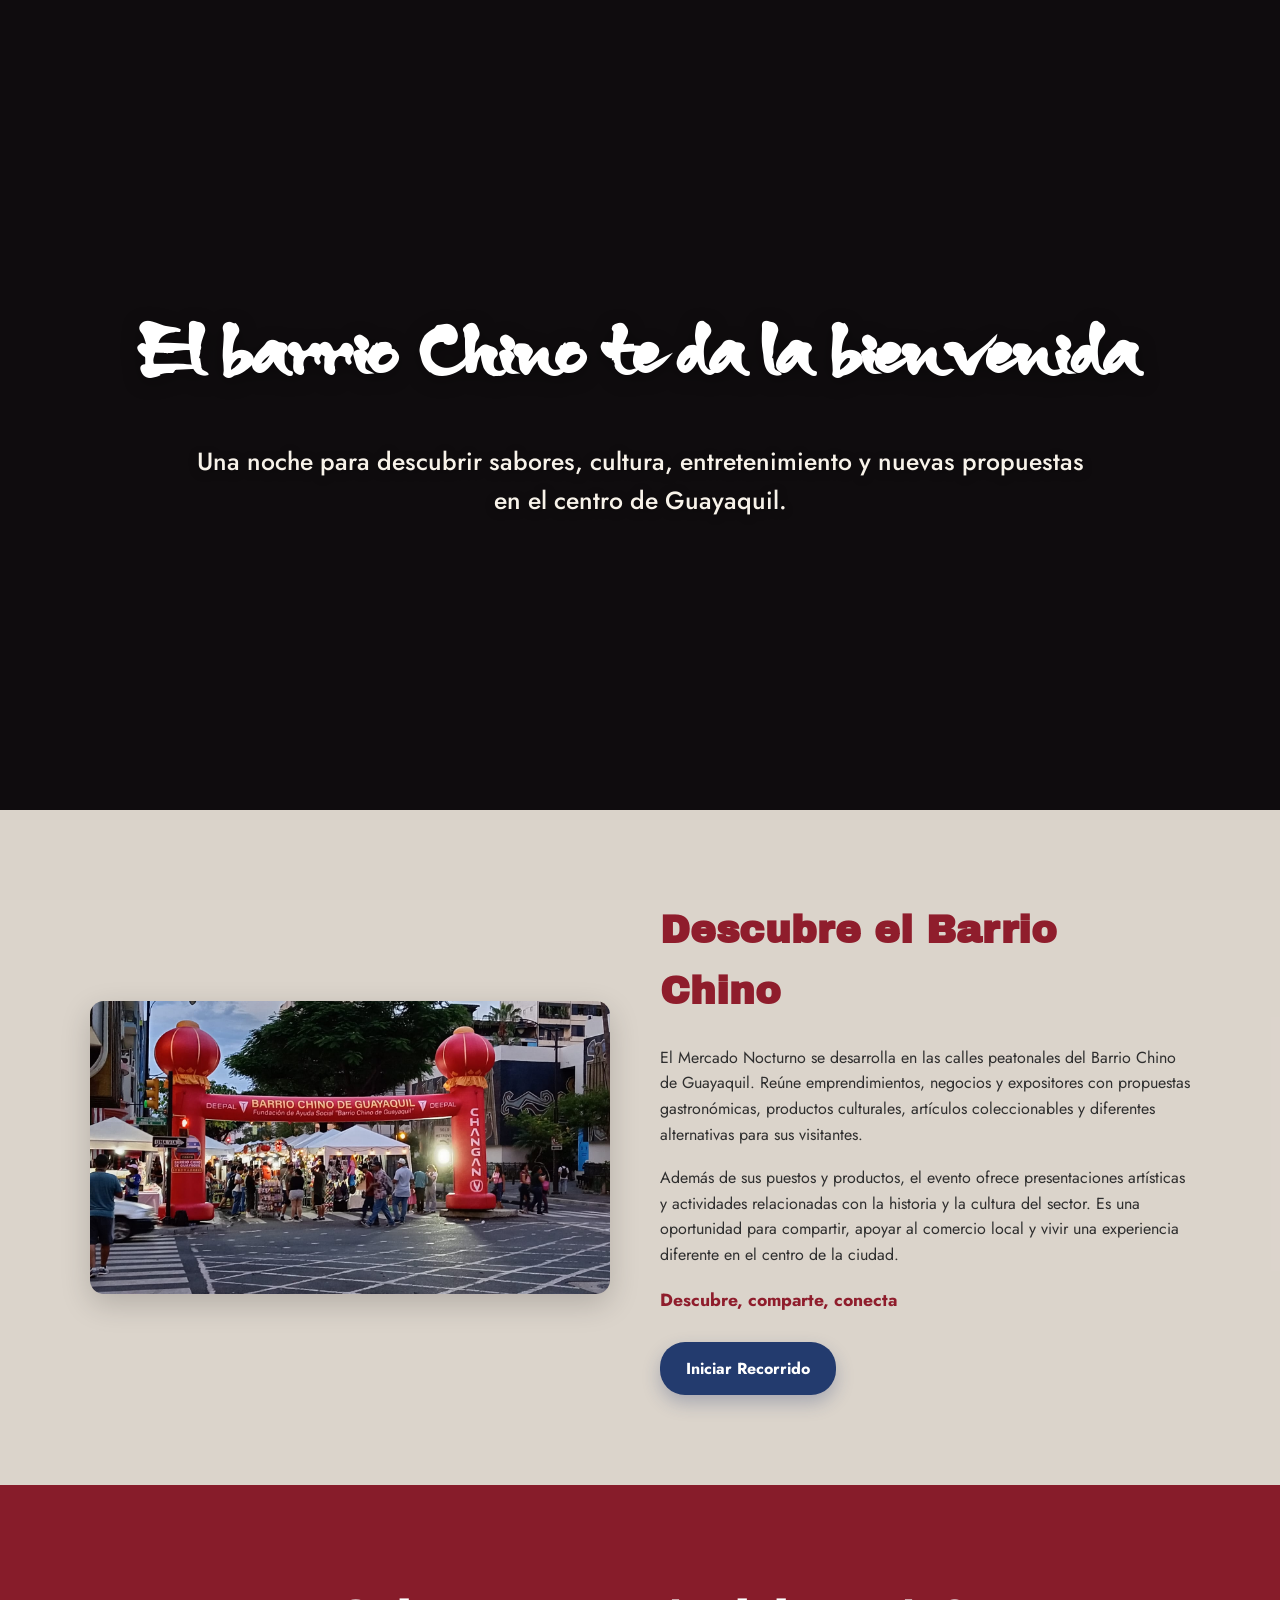
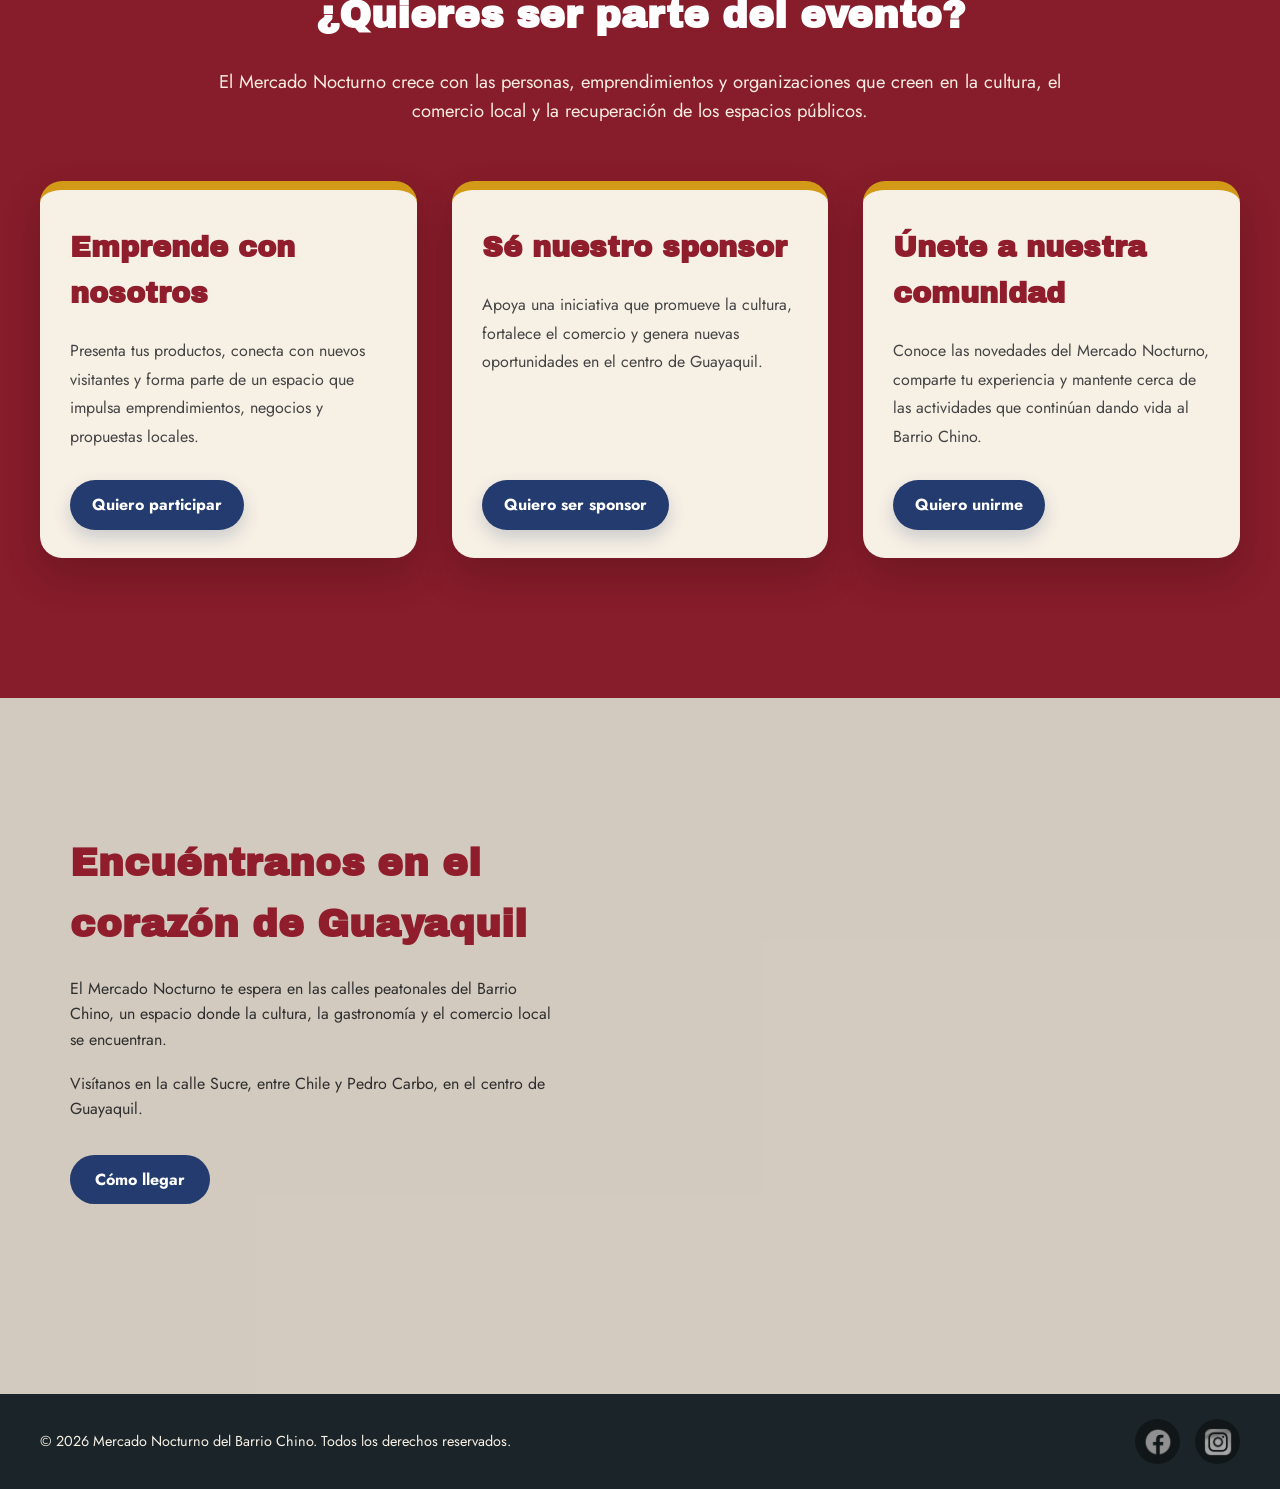
<file: index.html>
<!DOCTYPE html>
<html lang="es">
<head>
    <meta charset="UTF-8">
    <meta name="viewport" content="width=device-width, initial-scale=1.0">
    <meta name="description" content="Evento Cultural del Barrio Chino: Mercado Nocturno, gastronomía, cultura y entretenimiento.">
    <title>Mercado Nocturno del Barrio Chino</title>
    <link rel="stylesheet" href="css/index.css">
</head>

<body>
    <video class="video-fondo" autoplay muted loop playsinline>
        <source src="resources/videos/Chinese_paper_lanterns_floating_20261010021341.mp4" type="video/mp4">
    </video>

    <div class="capa-oscura"></div>

    <header id="inicio" class="banner">
        <div class="banner_contenido">
            <h1>El barrio Chino te da la bienvenida</h1>
            <p>Una noche para descubrir sabores, cultura, entretenimiento
               y nuevas propuestas en el centro de Guayaquil.</p>
        </div>
    </header>

    <main>
        <section id="presentacion" class="presentacion">
            <div class="seccion-recorrido">
                <div class="contenido-recorrido">

                    <img src="resources/images/WhatsApp Image 2026-10-03 at 19.43.53 (2).jpeg"
                         alt="Entrada barrio chino" class="entrada-img">

                    <div class="texto-recorrido">
                        <h2>Descubre el Barrio Chino</h2>
                        <p>El Mercado Nocturno se desarrolla en las calles peatonales
                           del Barrio Chino de Guayaquil. Reúne emprendimientos,
                           negocios y expositores con propuestas gastronómicas,
                           productos culturales, artículos coleccionables y diferentes
                           alternativas para sus visitantes.</p>
                        <p>Además de sus puestos y productos, el evento ofrece
                           presentaciones artísticas y actividades relacionadas con
                           la historia y la cultura del sector. Es una oportunidad
                           para compartir, apoyar al comercio local y vivir una
                           experiencia diferente en el centro de la ciudad.</p>
                        <p class="eslogan">Descubre, comparte, conecta</p>
                        <a class="boton-recorrido" href="recorrido.html">Iniciar Recorrido</a>
                    </div>

                </div>
            </div>
        </section>

        <section id="participacion" class="participacion">
            <div class="seccion-opciones">

                <div class="titulo_seccion">
                    <h2>¿Quieres ser parte del evento?</h2>
                    <p>El Mercado Nocturno crece con las personas,
                       emprendimientos y organizaciones que creen en la cultura,
                       el comercio local y la recuperación de los espacios
                       públicos.</p>
                </div>

                <div class="opciones">

                    <article id="emprende" class="opcion">
                        <h3>Emprende con nosotros</h3>
                        <p>Presenta tus productos, conecta con nuevos visitantes
                           y forma parte de un espacio que impulsa emprendimientos,
                           negocios y propuestas locales.</p>
                        <a class="boton-opcion" href="emprende.html">Quiero participar</a>
                    </article>

                    <article id="sponsor" class="opcion">
                        <h3>Sé nuestro sponsor</h3>
                        <p>Apoya una iniciativa que promueve la cultura, fortalece
                           el comercio y genera nuevas oportunidades en el centro
                           de Guayaquil.</p>
                        <a class="boton-opcion" href="sponsor.html">Quiero ser sponsor</a>
                    </article>

                    <article id="comunidad" class="opcion">
                        <h3>Únete a nuestra comunidad</h3>
                        <p>Conoce las novedades del Mercado Nocturno, comparte
                           tu experiencia y mantente cerca de las actividades
                           que continúan dando vida al Barrio Chino.</p>
                        <a class="boton-opcion" href="comunidad.html">Quiero unirme</a>
                    </article>

                </div>

            </div>
        </section>

        <section id="ubicacion" class="ubicacion">
            <div class="contenedor_ubicacion">
                <div class="ubicacion_distribucion">
                    <div class="ubicacion_texto">
                        <h2>Encuéntranos en el corazón de Guayaquil</h2>
                        <p>El Mercado Nocturno te espera en las calles peatonales
                        del Barrio Chino, un espacio donde la cultura,
                        la gastronomía y el comercio local se encuentran.</p>
                        <p>Visítanos en la calle Sucre, entre Chile y Pedro Carbo,
                        en el centro de Guayaquil.</p>

                        <a class="boton-ubicacion"
                        href="https://www.google.com/maps/search/?api=1&query=Calle+Sucre+entre+Chile+y+Pedro+Carbo+Guayaquil"
                        target="_blank" rel="noopener noreferrer">
                            Cómo llegar
                        </a>
                    </div>

                    <div class="ubicacion_mapa">
                        <iframe
                            src="https://www.google.com/maps?q=Calle+Sucre+entre+Chile+y+Pedro+Carbo+Guayaquil&output=embed"
                            title="Ubicación del Mercado Nocturno">
                        </iframe>
                    </div>
                </div>
            </div>
        </section>
    </main>

    <footer id="footer" class="footer">
        <div class="contenedor_footer">

            <p>&copy; 2026 Mercado Nocturno del Barrio Chino.
               Todos los derechos reservados.</p>

            <div class="redes_iconos">
                <a href="https://www.facebook.com/p/Comit%C3%A9-Barrio-Chino-Guayaquil-6156831669615/"
                   target="_blank" rel="noopener noreferrer">
                    <img src="resources/images/redes_sociales/IconoFb.png"
                         alt="Facebook">
                </a>

                <a href="https://www.instagram.com/comitebarriochino.gyq/"
                   target="_blank" rel="noopener noreferrer">
                    <img src="resources/images/redes_sociales/IconoIg.png"
                         alt="Instagram">
                </a>
            </div>

        </div>
    </footer>
</body>
</html>
</file>
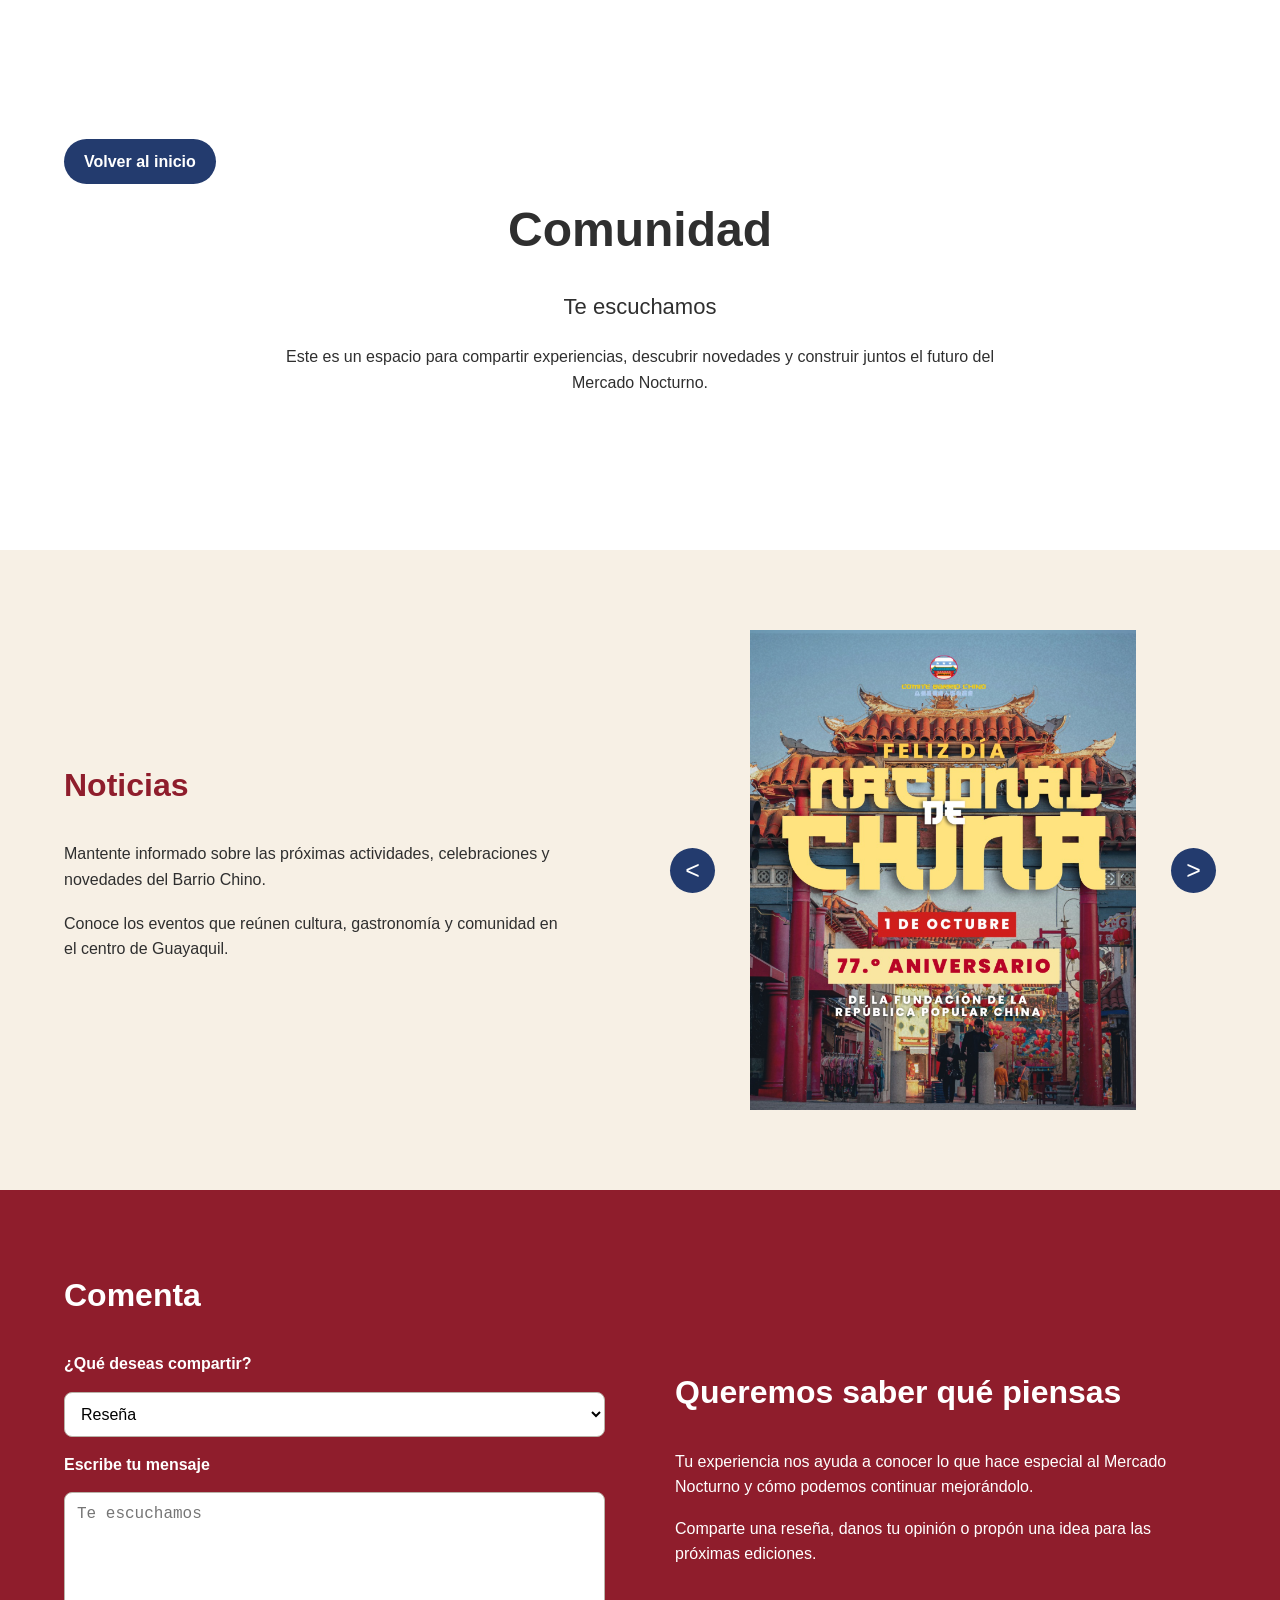
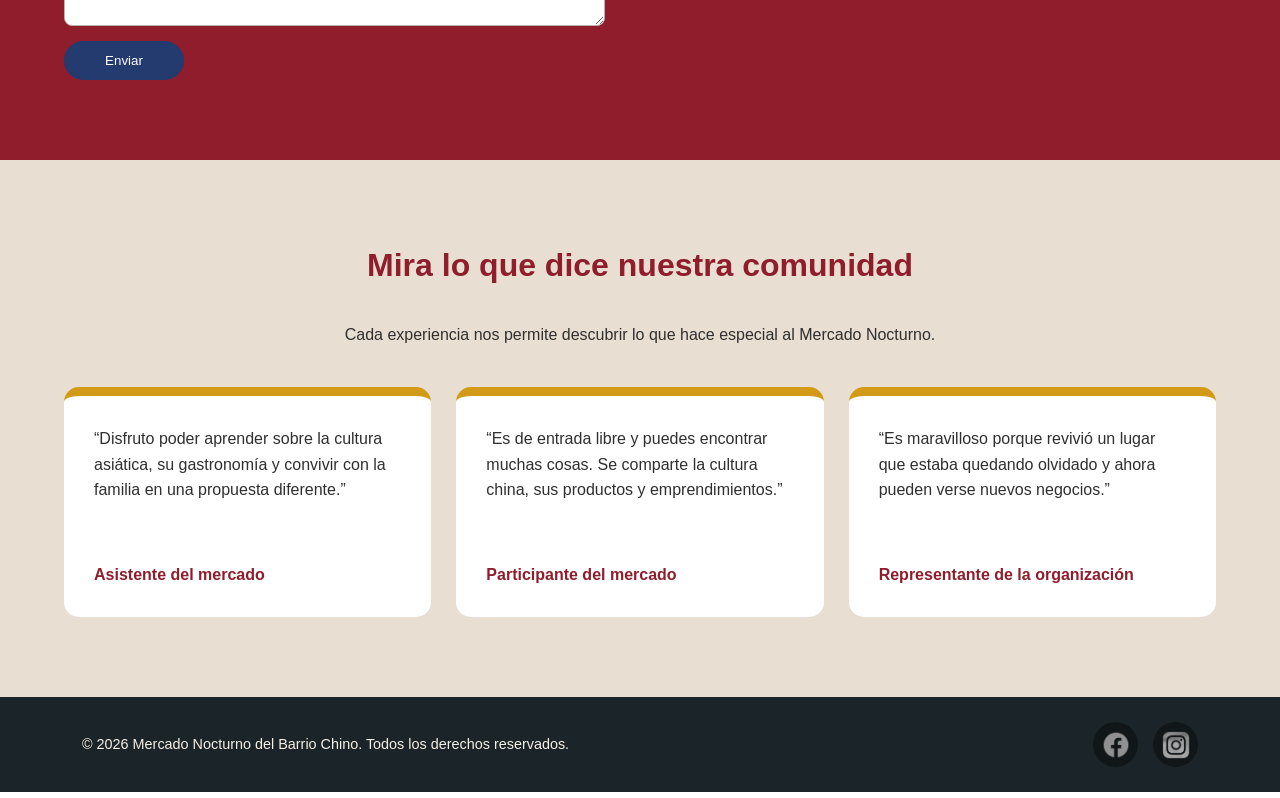
<file: comunidad.html>
<!DOCTYPE html>
<html lang="es">
<head>
    <meta charset="UTF-8">
    <meta name="viewport" content="width=device-width, initial-scale=1.0">
    <meta name="description" content="Comunidad del Mercado Nocturno del Barrio Chino de Guayaquil.">
    <title>Comunidad | Mercado Nocturno del Barrio Chino</title>
    <link rel="stylesheet" href="css/comunidad.css">
</head>

<body>
    <header id="inicio" class="banner_comunidad">
        <div class="contenedor">
            <a class="btn_volver" href="index.html">
                <span class="texto">Volver al inicio</span>
            </a>

            <div class="banner_contenido">
                <h1>Comunidad</h1>
                <p class="eslogan">Te escuchamos</p>
                <p>Este es un espacio para compartir experiencias, descubrir
                   novedades y construir juntos el futuro del Mercado Nocturno.</p>
            </div>
        </div>
    </header>

    <main>
        <section id="noticias" class="noticias">
            <div class="contenedor noticias_distribucion">

                <div class="noticias_informacion">
                    <h2>Noticias</h2>
                    <p>Mantente informado sobre las próximas actividades,
                       celebraciones y novedades del Barrio Chino.</p>
                    <p>Conoce los eventos que reúnen cultura, gastronomía
                       y comunidad en el centro de Guayaquil.</p>
                </div>

                <div class="carrusel">
                    <input type="radio" name="carrusel"
                           id="noticia_1_control" checked>
                    <input type="radio" name="carrusel"
                           id="noticia_2_control">
                    <input type="radio" name="carrusel"
                           id="noticia_3_control">

                    <div class="carrusel_contenido">

                        <article class="noticia noticia_1">
                            <label class="flecha_anterior"
                                   for="noticia_3_control">&lt;</label>

                            <div class="noticia_contenido">
                                <a href="https://www.instagram.com/p/Dd_o9UjOybd/"
                                   target="_blank" rel="noopener noreferrer">
                                    <figure class="noticia_imagen">
                                        <img src="resources/images/noticia-dia-nacional-china.png"
                                             alt="Celebración del Día Nacional de China">
                                    </figure>
                                </a>
                            </div>

                            <label class="flecha_siguiente"
                                   for="noticia_2_control">&gt;</label>
                        </article>

                        <article class="noticia noticia_2">
                            <label class="flecha_anterior"
                                   for="noticia_1_control">&lt;</label>

                            <div class="noticia_contenido">
                                <a href="https://www.instagram.com/p/DeM5nYqHMN9/"
                                   target="_blank" rel="noopener noreferrer">
                                    <figure class="noticia_imagen">
                                        <img src="resources/images/noticia-independencia-guayaquil.png"
                                             alt="Celebración de la Independencia de Guayaquil">
                                    </figure>
                                </a>
                            </div>

                            <label class="flecha_siguiente"
                                   for="noticia_3_control">&gt;</label>
                        </article>

                        <article class="noticia noticia_3">
                            <label class="flecha_anterior"
                                   for="noticia_2_control">&lt;</label>

                            <div class="noticia_contenido">
                                <a href="https://www.instagram.com/p/DeNxSv5ugEM/"
                                   target="_blank" rel="noopener noreferrer">
                                    <figure class="noticia_imagen">
                                        <img src="resources/images/noticia-octubre-barrio-chino.png"
                                             alt="Calendario de octubre del Barrio Chino">
                                    </figure>
                                </a>
                            </div>

                            <label class="flecha_siguiente"
                                   for="noticia_1_control">&gt;</label>
                        </article>

                    </div>
                </div>

            </div>
        </section>

        <section id="comenta" class="comenta">
            <div class="contenedor comenta_distribucion">

                <div class="comenta_formulario">
                    <h2>Comenta</h2>

                    <form class="formulario_opinion" method="get">

                        <label for="tipo">¿Qué deseas compartir?</label>

                        <select id="tipo" name="tipo">
                            <option value="resena">Reseña</option>
                            <option value="opinion">Opinión</option>
                            <option value="mejora">Propuesta de mejora</option>
                        </select>

                        <label for="mensaje">Escribe tu mensaje</label>

                        <textarea id="mensaje" name="mensaje" rows="6"
                                  placeholder="Te escuchamos"
                                  required></textarea>

                        <button class="boton" type="submit">Enviar</button>

                    </form>
                </div>

                <div class="comenta_informacion">
                    <h2>Queremos saber qué piensas</h2>
                    <p>Tu experiencia nos ayuda a conocer lo que hace
                       especial al Mercado Nocturno y cómo podemos
                       continuar mejorándolo.</p>
                    <p>Comparte una reseña, danos tu opinión o propón
                       una idea para las próximas ediciones.</p>
                </div>

            </div>
        </section>

        <section id="opiniones" class="opiniones">
            <div class="contenedor">

                <h2>Mira lo que dice nuestra comunidad</h2>
                <p class="opiniones_descripcion">Cada experiencia nos permite
                   descubrir lo que hace especial al Mercado Nocturno.</p>

                <div class="opiniones_lista">

                    <article class="opinion">
                        <p class="opinion_texto">“Disfruto poder aprender
                           sobre la cultura asiática, su gastronomía y
                           convivir con la familia en una propuesta
                           diferente.”</p>
                        <p class="opinion_autor">Asistente del mercado</p>
                    </article>

                    <article class="opinion">
                        <p class="opinion_texto">“Es de entrada libre y
                           puedes encontrar muchas cosas. Se comparte
                           la cultura china, sus productos y
                           emprendimientos.”</p>
                        <p class="opinion_autor">Participante del mercado</p>
                    </article>

                    <article class="opinion">
                        <p class="opinion_texto">“Es maravilloso porque
                           revivió un lugar que estaba quedando olvidado
                           y ahora pueden verse nuevos negocios.”</p>
                        <p class="opinion_autor">Representante de la organización</p>
                    </article>

                </div>

            </div>
        </section>
    </main>

    <footer id="footer" class="footer">
        <div class="contenedor_footer">

            <p>&copy; 2026 Mercado Nocturno del Barrio Chino.
               Todos los derechos reservados.</p>

            <div class="redes_iconos">
                <a href="https://www.facebook.com/p/Comit%C3%A9-Barrio-Chino-Guayaquil-6156831669615/"
                   target="_blank" rel="noopener noreferrer">
                    <img src="resources/images/redes_sociales/IconoFb.png"
                         alt="Facebook">
                </a>

                <a href="https://www.instagram.com/comitebarriochino.gyq/"
                   target="_blank" rel="noopener noreferrer">
                    <img src="resources/images/redes_sociales/IconoIg.png"
                         alt="Instagram">
                </a>
            </div>

        </div>
    </footer>
</body>
</html>
</file>
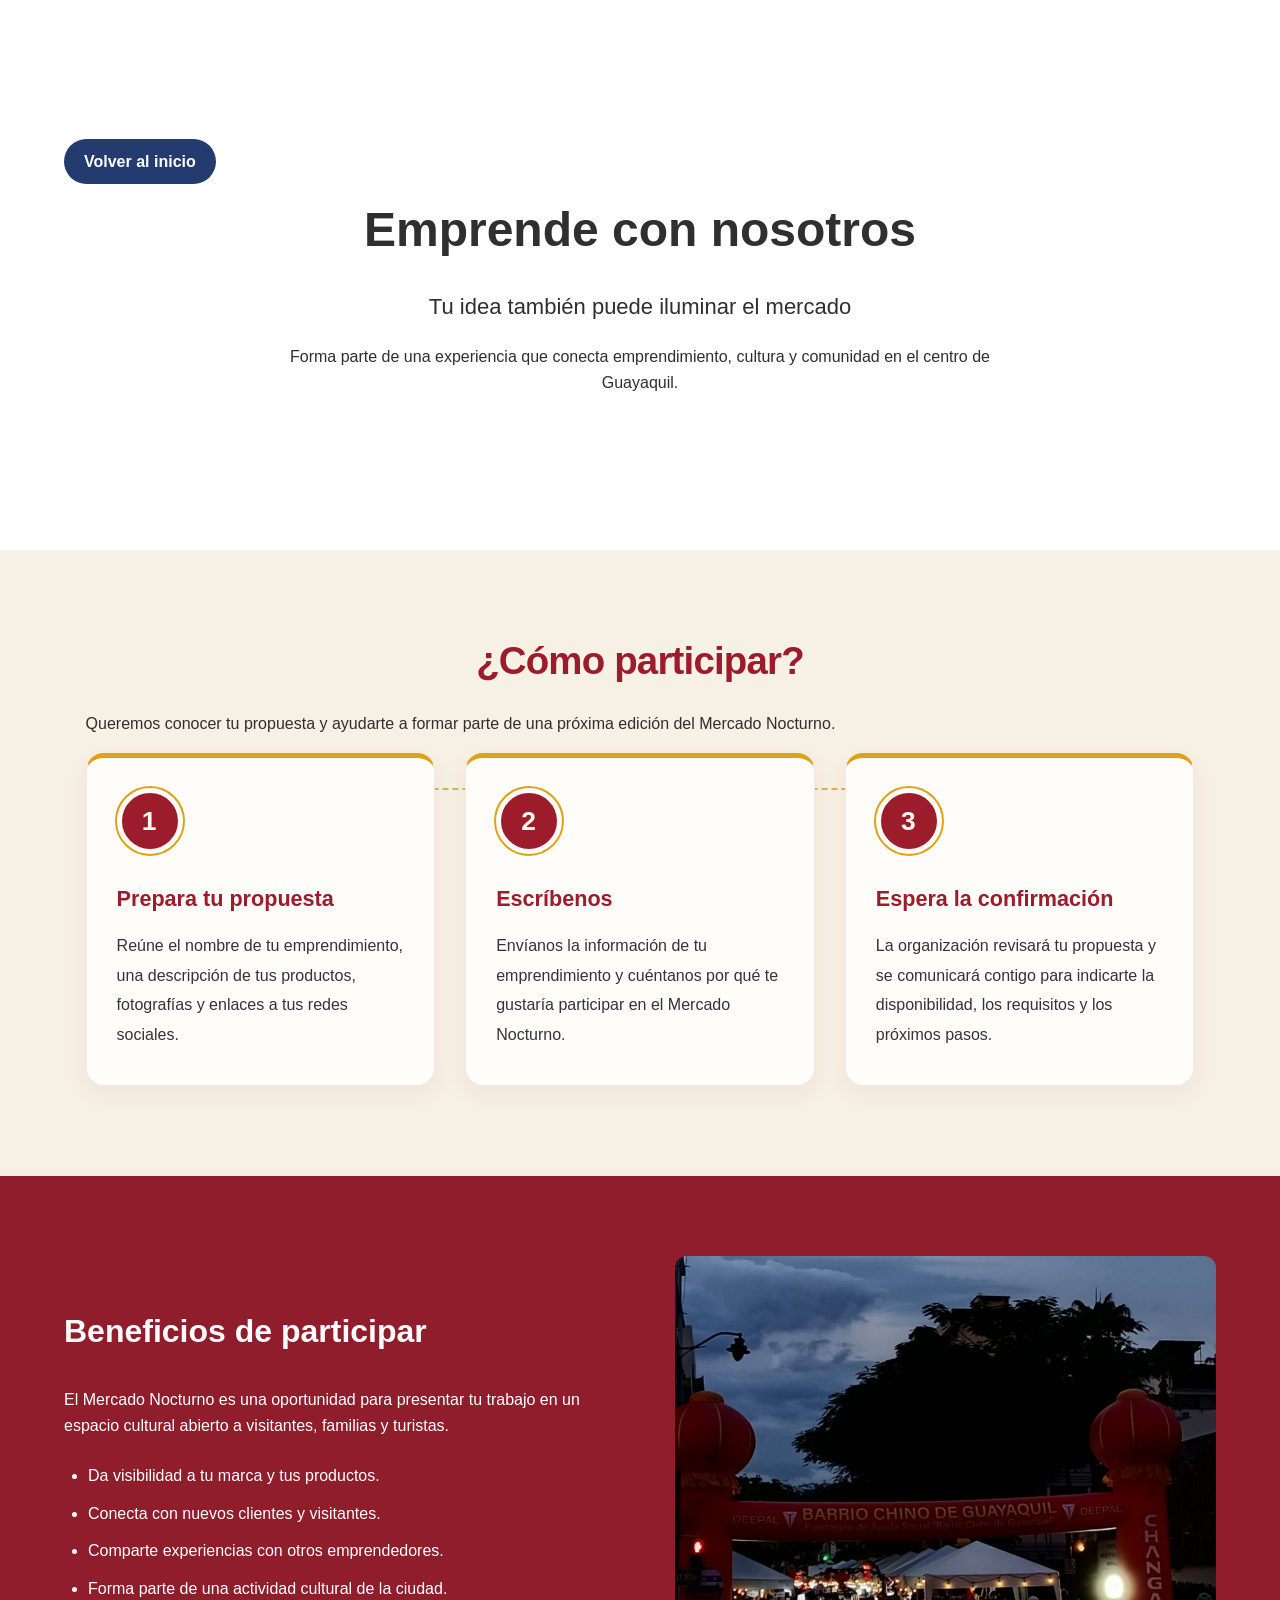
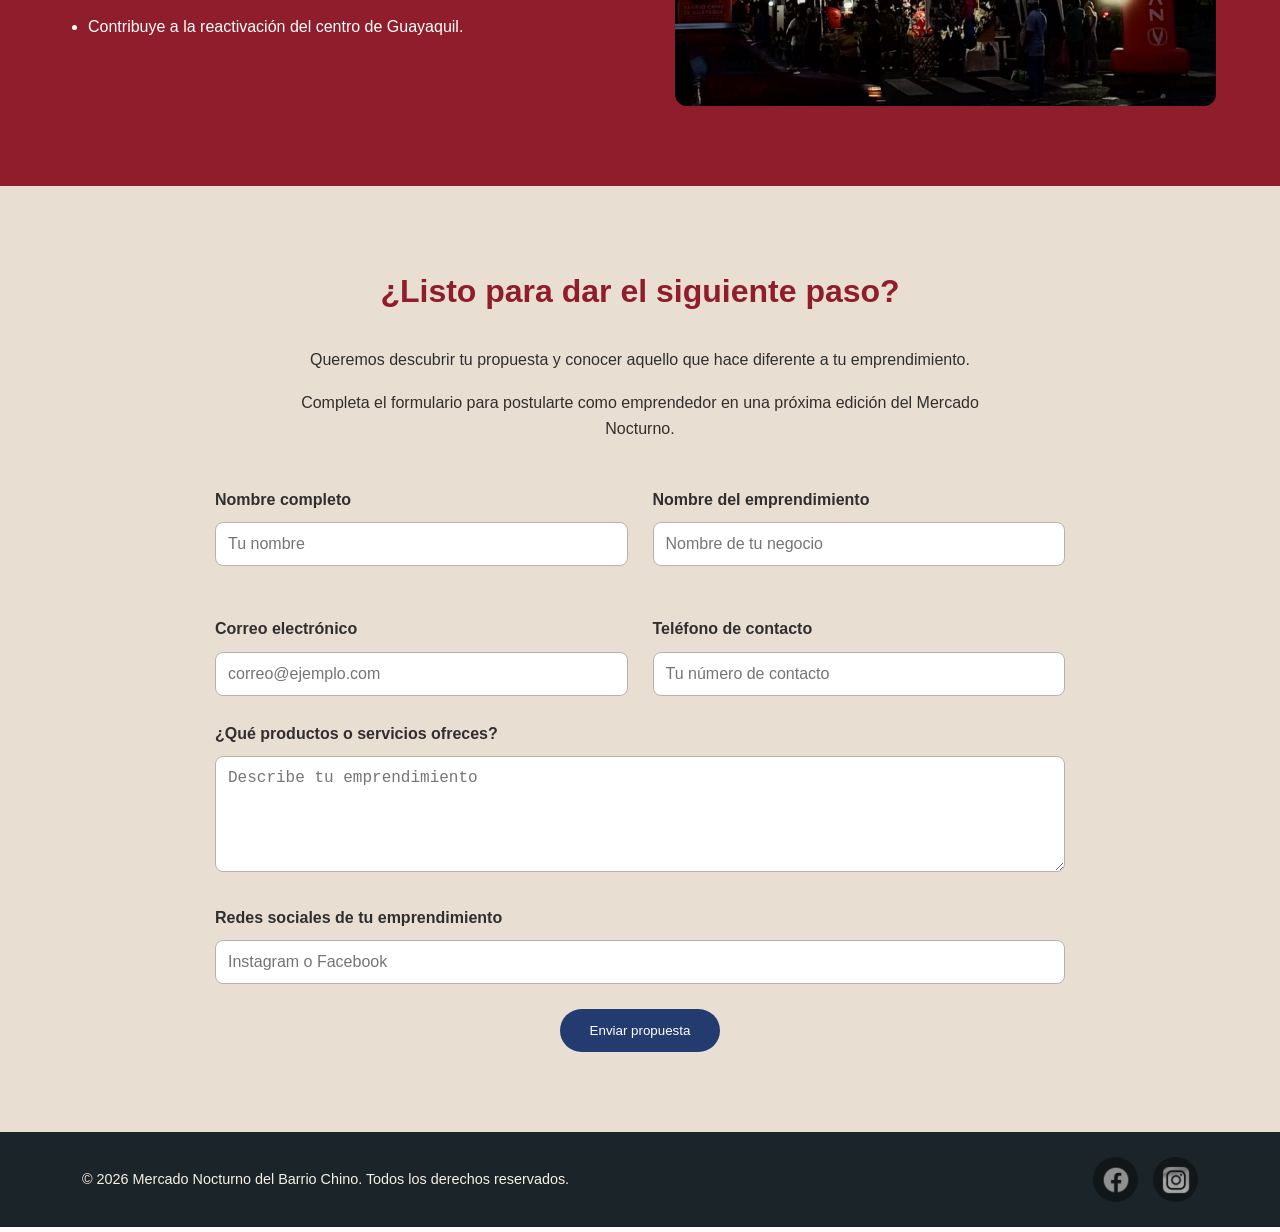
<file: emprende.html>
<!DOCTYPE html>
<html lang="es">
<head>
    <meta charset="UTF-8">
    <meta name="viewport" content="width=device-width, initial-scale=1.0">
    <meta name="description" content="Información para participar como emprendedor en el Mercado Nocturno del Barrio Chino.">
    <title>Emprende con nosotros | Mercado Nocturno</title>
    <link rel="stylesheet" href="css/emprende.css">
</head>

<body>
    <header id="inicio" class="banner_emprende">
        <div class="contenedor">
            <a class="btn_volver" href="index.html">
                <span class="texto">Volver al inicio</span>
            </a>

            <div class="banner_contenido">
                <h1>Emprende con nosotros</h1>
                <p class="eslogan">Tu idea también puede iluminar el mercado</p>
                <p>Forma parte de una experiencia que conecta emprendimiento,
                   cultura y comunidad en el centro de Guayaquil.</p>
            </div>
        </div>
    </header>

    <main>
        <section id="participar" class="participar">
            <div class="contenedor">
                <h2>¿Cómo participar?</h2>
                <p>Queremos conocer tu propuesta y ayudarte a formar parte
                   de una próxima edición del Mercado Nocturno.</p>

                <div class="pasos_lista">

                    <article class="paso">
                        <p class="paso_numero">1</p>
                        <h3>Prepara tu propuesta</h3>
                        <p>Reúne el nombre de tu emprendimiento, una descripción
                           de tus productos, fotografías y enlaces a tus
                           redes sociales.</p>
                    </article>

                    <article class="paso">
                        <p class="paso_numero">2</p>
                        <h3>Escríbenos</h3>
                        <p>Envíanos la información de tu emprendimiento
                           y cuéntanos por qué te gustaría participar
                           en el Mercado Nocturno.</p>
                    </article>

                    <article class="paso">
                        <p class="paso_numero">3</p>
                        <h3>Espera la confirmación</h3>
                        <p>La organización revisará tu propuesta y se
                           comunicará contigo para indicarte la disponibilidad,
                           los requisitos y los próximos pasos.</p>
                    </article>

                </div>
            </div>
        </section>

        <section id="beneficios" class="beneficios">
            <div class="contenedor beneficios_distribucion">

                <div class="beneficios_informacion">
                    <h2>Beneficios de participar</h2>
                    <p>El Mercado Nocturno es una oportunidad para presentar
                       tu trabajo en un espacio cultural abierto a visitantes,
                       familias y turistas.</p>

                    <ul>
                        <li>Da visibilidad a tu marca y tus productos.</li>
                        <li>Conecta con nuevos clientes y visitantes.</li>
                        <li>Comparte experiencias con otros emprendedores.</li>
                        <li>Forma parte de una actividad cultural de la ciudad.</li>
                        <li>Contribuye a la reactivación del centro de Guayaquil.</li>
                    </ul>
                </div>

                <figure class="beneficios_imagen">
                    <img src="resources/images/WhatsApp Image 2026-10-03 at 19.43.52.jpeg"
                         alt="Emprendimientos participantes del Mercado Nocturno">
                </figure>

            </div>
        </section>

        <section id="contacto" class="contacto">
            <div class="contenedor">
                <div class="contacto_texto">
                    <h2>¿Listo para dar el siguiente paso?</h2>
                    <p>Queremos descubrir tu propuesta y conocer aquello
                        que hace diferente a tu emprendimiento.</p>
                    <p>Completa el formulario para postularte como emprendedor
                        en una próxima edición del Mercado Nocturno.</p>
                </div>

                <form class="formulario_emprende" method="post">

                    <div class="formulario_distribucion">

                        <div class="campo">
                            <label for="nombre">Nombre completo</label>
                            <input type="text" id="nombre" name="nombre"
                                    placeholder="Tu nombre" required>
                        </div>

                        <div class="campo">
                            <label for="emprendimiento">Nombre del emprendimiento</label>
                            <input type="text" id="emprendimiento"
                                    name="emprendimiento"
                                    placeholder="Nombre de tu negocio" required>
                        </div>

                        <div class="campo">
                            <label for="correo">Correo electrónico</label>
                            <input type="email" id="correo" name="correo"
                                    placeholder="correo@ejemplo.com" required>
                        </div>

                        <div class="campo">
                            <label for="telefono">Teléfono de contacto</label>
                            <input type="tel" id="telefono" name="telefono"
                                    placeholder="Tu número de contacto" required>
                        </div>

                    </div>

                    <div class="campo">
                        <label for="productos">¿Qué productos o servicios ofreces?</label>
                        <textarea id="productos" name="productos" rows="5"
                                placeholder="Describe tu emprendimiento"
                                required></textarea>
                    </div>

                    <div class="campo">
                        <label for="redes">Redes sociales de tu emprendimiento</label>
                        <input type="text" id="redes" name="redes"
                                placeholder="Instagram o Facebook">
                    </div>

                    <button class="boton" type="submit">Enviar propuesta</button>

                </form>
            </div>

        </section>
    </main>

    <footer id="footer" class="footer">
        <div class="contenedor_footer">

            <p>&copy; 2026 Mercado Nocturno del Barrio Chino.
               Todos los derechos reservados.</p>

            <div class="redes_iconos">
                <a href="https://www.facebook.com/p/Comit%C3%A9-Barrio-Chino-Guayaquil-6156831669615/"
                   target="_blank" rel="noopener noreferrer">
                    <img src="resources/images/redes_sociales/IconoFb.png"
                         alt="Facebook">
                </a>

                <a href="https://www.instagram.com/comitebarriochino.gyq/"
                   target="_blank" rel="noopener noreferrer">
                    <img src="resources/images/redes_sociales/IconoIg.png"
                         alt="Instagram">
                </a>
            </div>

        </div>
    </footer>
</body>
</html>
</file>
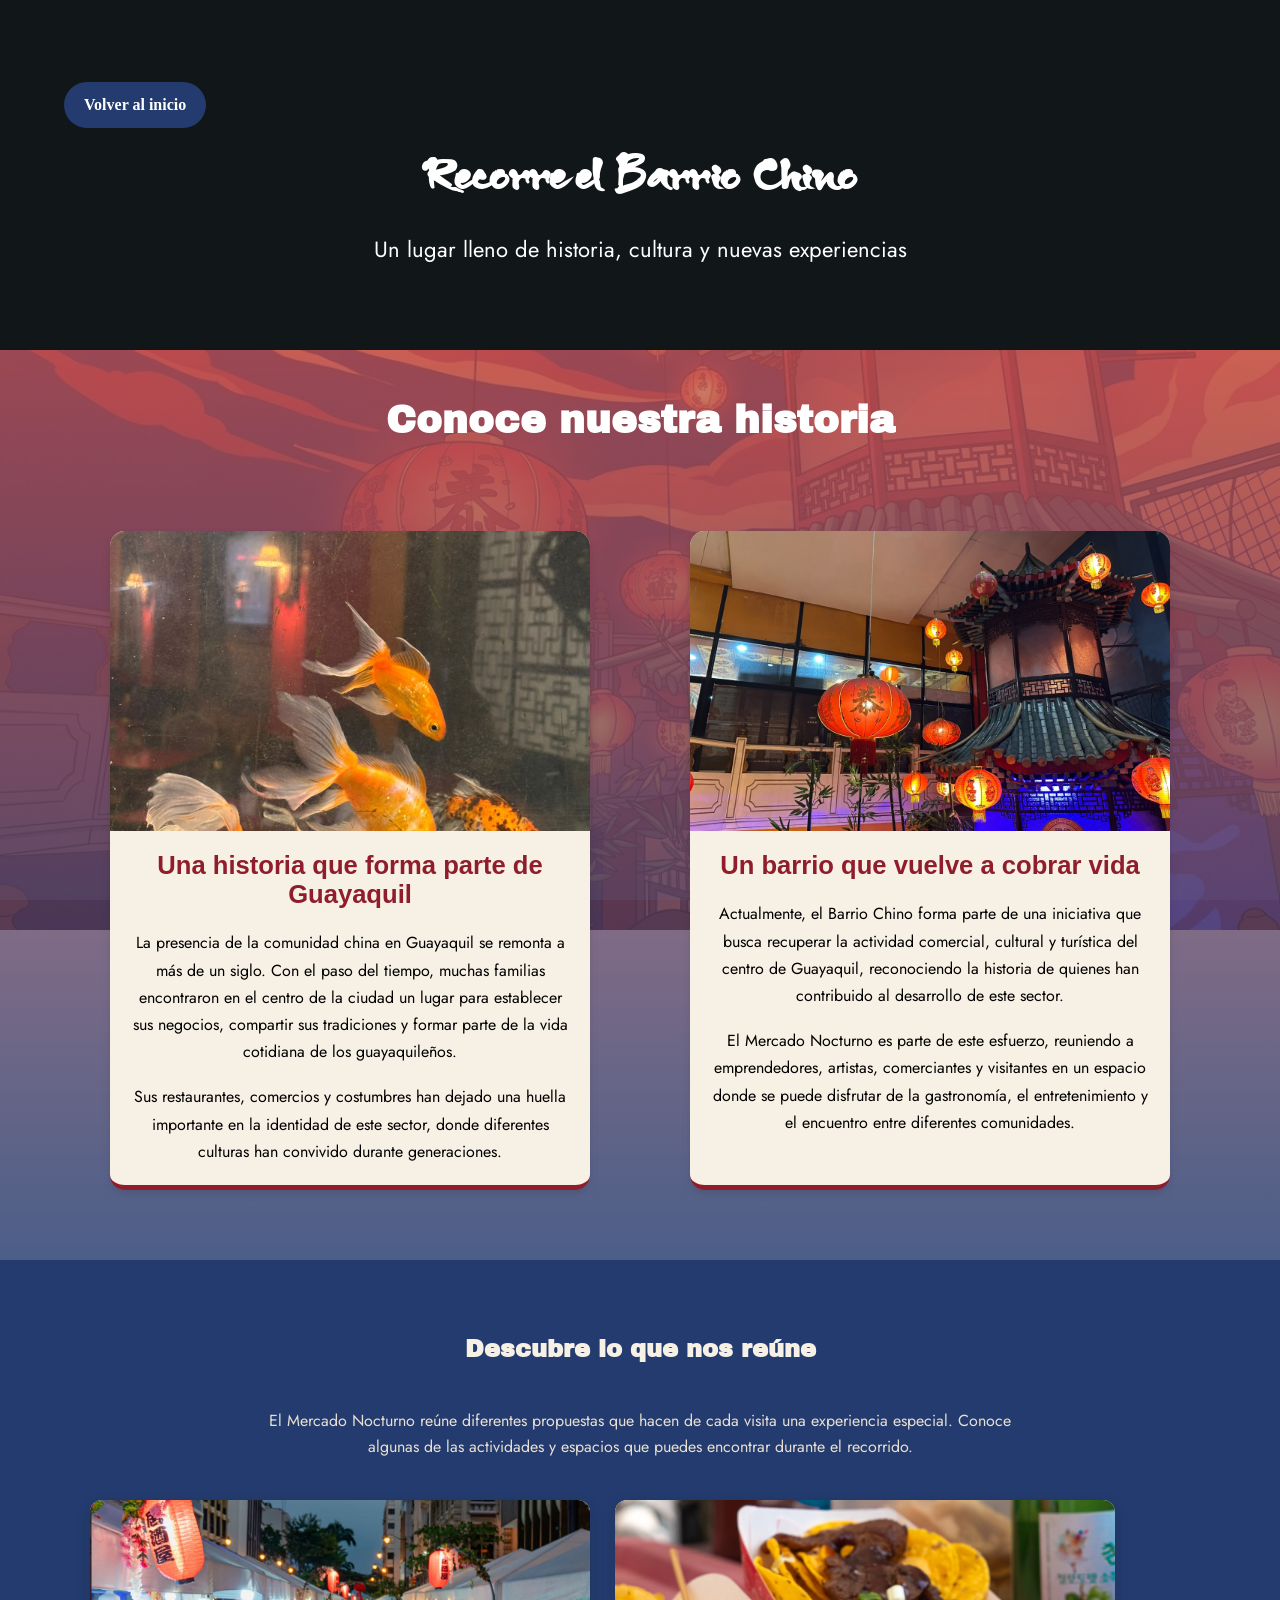
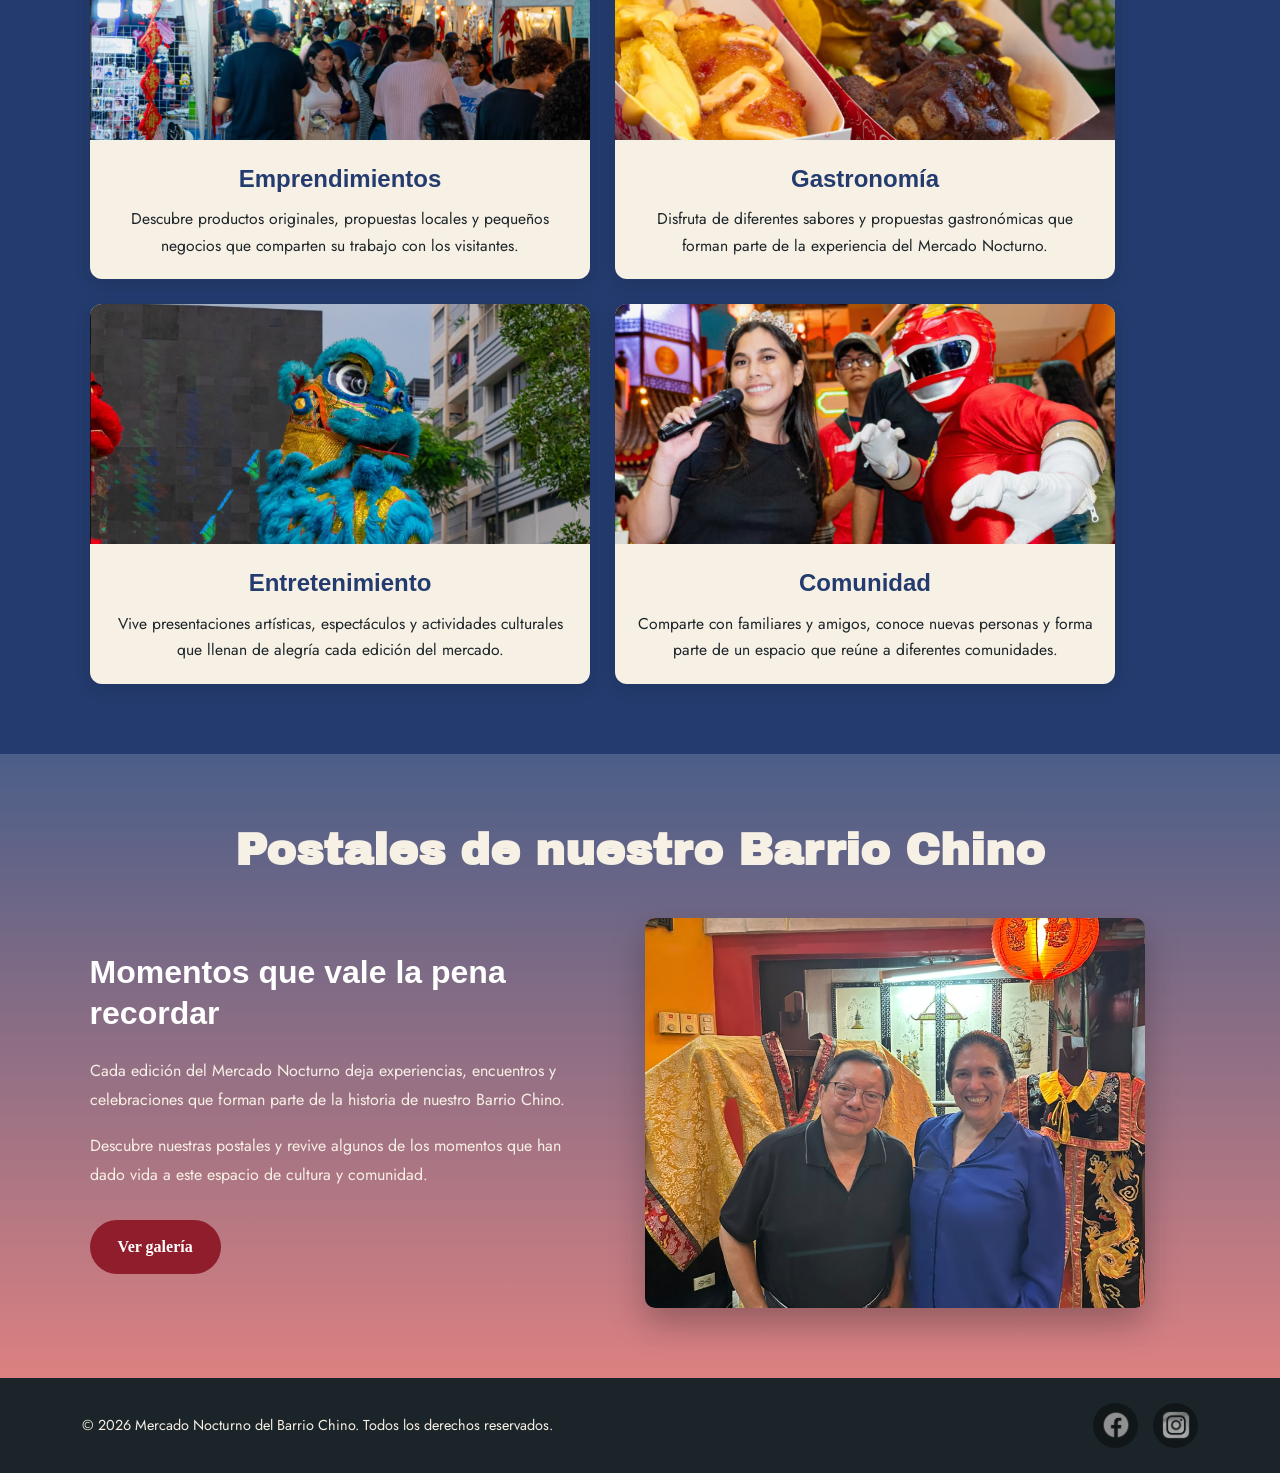
<file: recorrido.html>
<!DOCTYPE html>
<html lang="es">
<head>
    <meta charset="UTF-8">
    <meta name="viewport" content="width=device-width, initial-scale=1.0">
    <meta name="description" content="Conoce la historia, las experiencias y las postales del Mercado Nocturno del Barrio Chino de Guayaquil.">
    <title>Recorrido | Mercado Nocturno del Barrio Chino</title>
    <link rel="stylesheet" href="css/recorrido.css">
</head>

<body>
    <div class="capa-oscura"></div>

    <header id="inicio" class="banner_recorrido">
        <div class="contenedor">
            <a class="btn_volver" href="index.html">
                <span class="texto">Volver al inicio</span>
            </a>

            <div class="banner_contenido">
                <h1>Recorre el Barrio Chino</h1>
                <p class="eslogan">Un lugar lleno de historia, cultura y nuevas experiencias</p>
            </div>
        </div>
    </header>

    <main>
        <section id="historia" class="historia">
            <div class="contenedor_historia">
                <h2>Conoce nuestra historia</h2>

                <div class="historia_distribucion">
                    <div class="historia_contenido">
                        <figure class="historia_imagen">
                            <img src="resources/images/WhatsApp Image 2026-10-03 at 19.09.49.jpeg"
                                alt="Barrio Chino de Guayaquil">
                        </figure>
                        
                        <div class="historia_texto">
                            <h3>Una historia que forma parte de Guayaquil</h3>
                            <p>La presencia de la comunidad china en Guayaquil
                            se remonta a más de un siglo. Con el paso del tiempo,
                            muchas familias encontraron en el centro de la ciudad
                            un lugar para establecer sus negocios, compartir
                            sus tradiciones y formar parte de la vida cotidiana
                            de los guayaquileños.</p>
                            <p>Sus restaurantes, comercios y costumbres han dejado
                            una huella importante en la identidad de este sector,
                            donde diferentes culturas han convivido durante
                            generaciones.</p>
                        </div>
                    </div>
                
                    <div class="historia_contenido">
                        <figure class="historia_imagen">
                            <img src="resources/images/WhatsApp Image 2026-10-03 at 19.09.45.jpeg"
                                alt="Actividades culturales del Barrio Chino">
                        </figure>

                        <div class="historia_texto">
                            <h3>Un barrio que vuelve a cobrar vida</h3>
                            <p>Actualmente, el Barrio Chino forma parte de una
                            iniciativa que busca recuperar la actividad comercial,
                            cultural y turística del centro de Guayaquil,
                            reconociendo la historia de quienes han contribuido
                            al desarrollo de este sector.</p>
                            <p>El Mercado Nocturno es parte de este esfuerzo,
                            reuniendo a emprendedores, artistas, comerciantes
                            y visitantes en un espacio donde se puede disfrutar
                            de la gastronomía, el entretenimiento y el encuentro
                            entre diferentes comunidades.</p>
                        </div>
                    </div>
                </div>

            </div>
        </section>

        <section id="experiencias" class="experiencias">
            <div class="contenedor_experiencias">
                <h2>Descubre lo que nos reúne</h2>
                <p>El Mercado Nocturno reúne diferentes propuestas que
                   hacen de cada visita una experiencia especial.
                   Conoce algunas de las actividades y espacios
                   que puedes encontrar durante el recorrido.</p>

                <div class="experiencias_lista">

                    <article class="experiencia">
                        <figure class="experiencia_imagen">
                            <img src="resources/images/emprendimiento.png"
                                 alt="Emprendimientos del Mercado Nocturno">
                        </figure>
                        <h3>Emprendimientos</h3>
                        <p>Descubre productos originales, propuestas locales
                           y pequeños negocios que comparten su trabajo
                           con los visitantes.</p>
                    </article>

                    <article class="experiencia">
                        <figure class="experiencia_imagen">
                            <img src="resources/images/gastronomia.png"
                                 alt="Gastronomía del Mercado Nocturno">
                        </figure>
                        <h3>Gastronomía</h3>
                        <p>Disfruta de diferentes sabores y propuestas
                           gastronómicas que forman parte de la experiencia
                           del Mercado Nocturno.</p>
                    </article>

                    <article class="experiencia">
                        <figure class="experiencia_imagen">
                            <img src="resources/images/entretenimiento.png"
                                 alt="Entretenimiento del Mercado Nocturno">
                        </figure>
                        <h3>Entretenimiento</h3>
                        <p>Vive presentaciones artísticas, espectáculos
                           y actividades culturales que llenan de alegría
                           cada edición del mercado.</p>
                    </article>

                    <article class="experiencia">
                        <figure class="experiencia_imagen">
                            <img src="resources/images/cultura.png"
                                 alt="Comunidad del Mercado Nocturno">
                        </figure>
                        <h3>Comunidad</h3>
                        <p>Comparte con familiares y amigos,
                           conoce nuevas personas y forma parte de un espacio
                           que reúne a diferentes comunidades.</p>
                    </article>

                </div>
            </div>
        </section>

            <section id="postales" class="postales">
                <div class="postales_contenedor">
                    <h2>Postales de nuestro Barrio Chino</h2>

                    <div class="postales_distribucion">
                        <div class="postales_texto">
                            <h3>Momentos que vale la pena recordar</h3>
                            <p>Cada edición del Mercado Nocturno deja experiencias,
                            encuentros y celebraciones que forman parte
                            de la historia de nuestro Barrio Chino.</p>
                            <p>Descubre nuestras postales y revive algunos
                            de los momentos que han dado vida a este
                            espacio de cultura y comunidad.</p>

                            <a class="boton_galeria" href="galeria.html">
                                <span class="texto">Ver galería</span>
                            </a>
                        </div>

                        <figure class="postales_imagen">
                            <img src="resources/images/WhatsApp Image 2026-10-03 at 19.09.53.jpeg"
                                alt="Postales del Mercado Nocturno del Barrio Chino">
                        </figure>
                    </div>
                </div>
            </section>
    </main>

    <footer id="footer" class="footer">
        <div class="contenedor_footer">

            <p>&copy; 2026 Mercado Nocturno del Barrio Chino.
               Todos los derechos reservados.</p>

            <div class="redes_iconos">
                <a href="https://www.facebook.com/p/Comit%C3%A9-Barrio-Chino-Guayaquil-6156831669615/"
                   target="_blank" rel="noopener noreferrer">
                    <img src="resources/images/redes_sociales/IconoFb.png"
                         alt="Facebook">
                </a>

                <a href="https://www.instagram.com/comitebarriochino.gyq/"
                   target="_blank" rel="noopener noreferrer">
                    <img src="resources/images/redes_sociales/IconoIg.png"
                         alt="Instagram">
                </a>
            </div>

        </div>
    </footer>
</body>
</html>
</file>
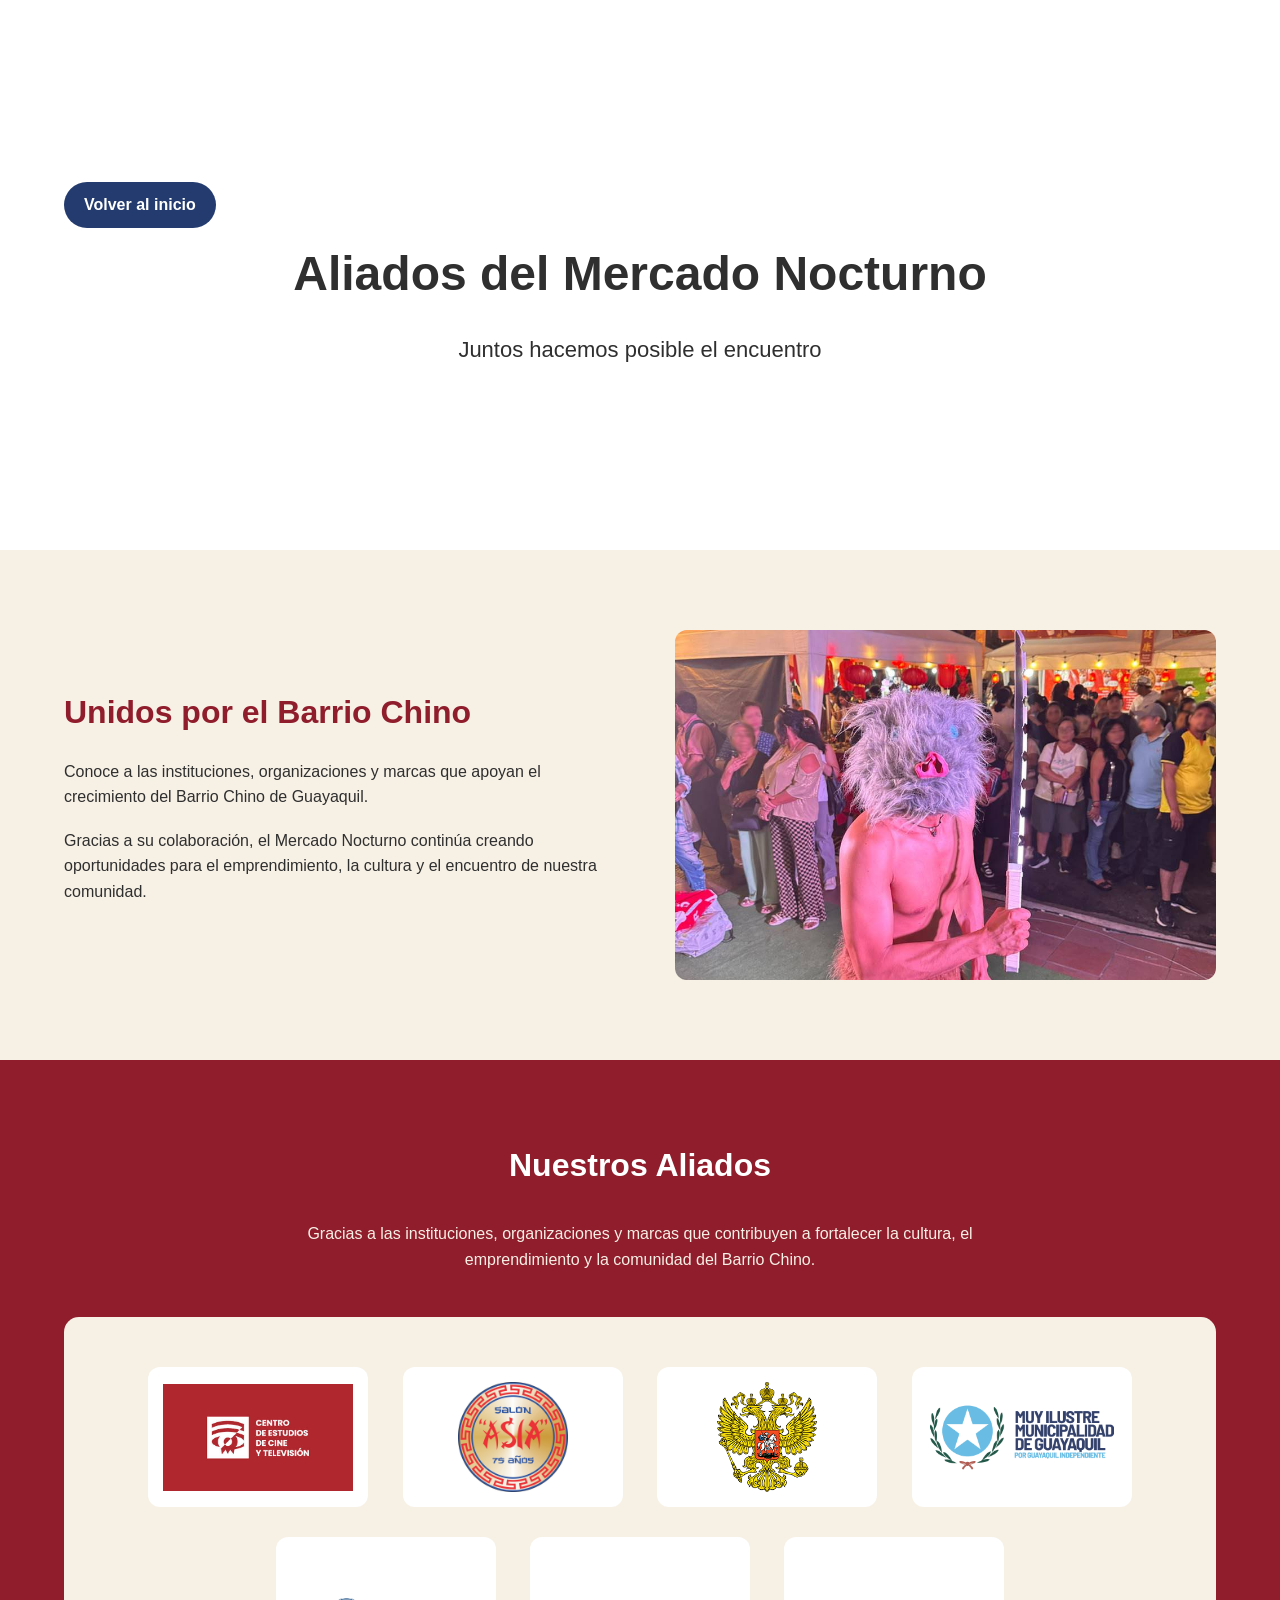
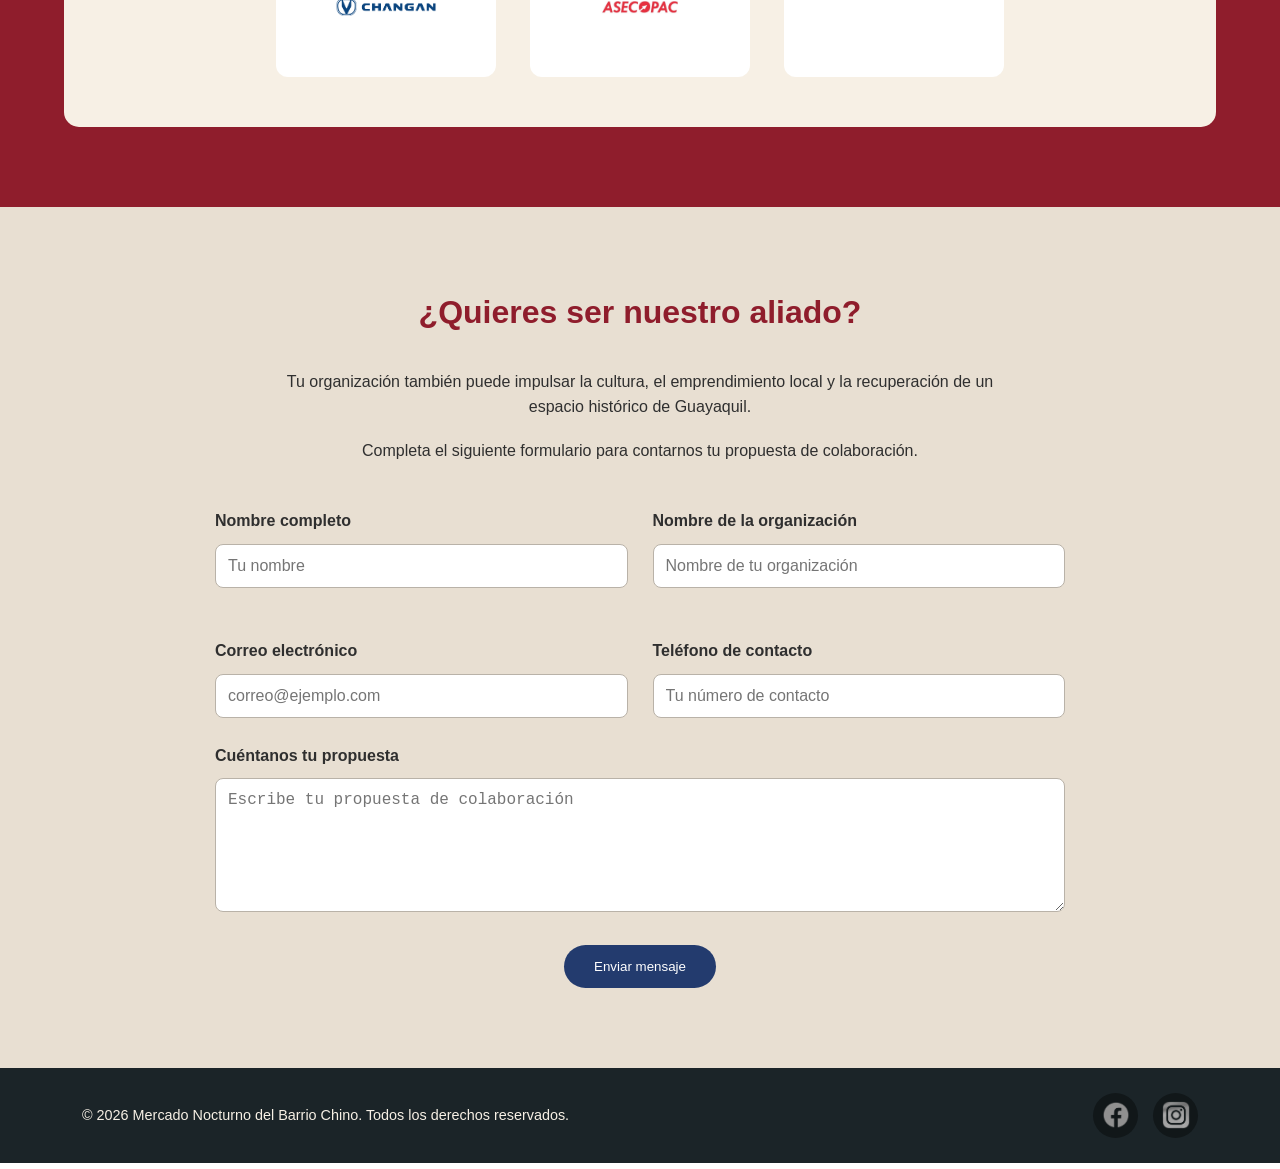
<file: sponsor.html>
<!DOCTYPE html>
<html lang="es">
<head>
    <meta charset="UTF-8">
    <meta name="viewport" content="width=device-width, initial-scale=1.0">
    <meta name="description" content="Aliados que apoyan el Mercado Nocturno del Barrio Chino de Guayaquil.">
    <title>Aliados | Mercado Nocturno del Barrio Chino</title>
    <link rel="stylesheet" href="css/sponsor.css">
</head>

<body>
    <header id="inicio" class="banner_aliados">
        <div class="contenedor">
            <a class="btn_volver" href="index.html">
                <span class="texto">Volver al inicio</span>
            </a>

            <div class="banner_contenido">
                <h1>Aliados del Mercado Nocturno</h1>
                <p class="eslogan">Juntos hacemos posible el encuentro</p>
            </div>
        </div>
    </header>

    <main>
        <section id="introduccion" class="introduccion">
            <div class="contenedor introduccion_distribucion">

                <div class="introduccion_texto">
                    <h2>Unidos por el Barrio Chino</h2>
                    <p>Conoce a las instituciones, organizaciones y marcas
                       que apoyan el crecimiento del Barrio Chino de Guayaquil.</p>
                    <p>Gracias a su colaboración, el Mercado Nocturno continúa
                       creando oportunidades para el emprendimiento, la cultura
                       y el encuentro de nuestra comunidad.</p>
                </div>

                <figure class="introduccion_imagen">
                    <img src="resources/images/Modified WhatsApp Image 2026-10-03 at 19.09.54.jpg"
                         alt="Actividades del Mercado Nocturno del Barrio Chino">
                </figure>

            </div>
        </section>

        <section id="nuestros_aliados" class="aliados">
            <div class="contenedor">

                <div class="aliados_encabezado">
                    <h2>Nuestros Aliados</h2>
                    <p>Gracias a las instituciones, organizaciones y marcas
                       que contribuyen a fortalecer la cultura, el emprendimiento
                       y la comunidad del Barrio Chino.</p>
                </div>

                <div class="lista_aliados">

                    <div class="aliado">
                        <img src="resources/images/sponsors/centroCineTelevision.jpeg"
                             alt="Centro de Estudios de Cine y Televisión">
                    </div>

                    <div class="aliado">
                        <img src="resources/images/sponsors/chifaAsia.jpg"
                             alt="Chifa Asia">
                    </div>

                    <div class="aliado">
                        <img src="resources/images/sponsors/fedeRusia.png"
                             alt="Federación de Rusia">
                    </div>

                    <div class="aliado">
                        <img src="resources/images/sponsors/guayaquil.png"
                             alt="Municipalidad de Guayaquil">
                    </div>

                    <div class="aliado">
                        <img src="resources/images/sponsors/changam.png"
                             alt="Changan">
                    </div>

                    <div class="aliado">
                        <img src="resources/images/sponsors/asecopac.jpg"
                             alt="ASECOPAC">
                    </div>

                    <div class="aliado">
                        <img src="resources/images/sponsors/redEcuador.png"
                             alt="RED Ecuador">
                    </div>

                </div>
            </div>
        </section>

        <section id="nuevo_aliado" class="nuevo_aliado">
            <div class="contenedor">

                <div class="nuevo_aliado_texto">
                    <h2>¿Quieres ser nuestro aliado?</h2>
                    <p>Tu organización también puede impulsar la cultura,
                       el emprendimiento local y la recuperación de un espacio
                       histórico de Guayaquil.</p>
                    <p>Completa el siguiente formulario para contarnos
                       tu propuesta de colaboración.</p>
                </div>

                <form class="formulario_aliado" method="post">

                    <div class="formulario_distribucion">

                        <div class="campo">
                            <label for="nombre">Nombre completo</label>
                            <input type="text" id="nombre" name="nombre"
                                   placeholder="Tu nombre" required>
                        </div>

                        <div class="campo">
                            <label for="organizacion">Nombre de la organización</label>
                            <input type="text" id="organizacion" name="organizacion"
                                   placeholder="Nombre de tu organización" required>
                        </div>

                        <div class="campo">
                            <label for="correo">Correo electrónico</label>
                            <input type="email" id="correo" name="correo"
                                   placeholder="correo@ejemplo.com" required>
                        </div>

                        <div class="campo">
                            <label for="telefono">Teléfono de contacto</label>
                            <input type="tel" id="telefono" name="telefono"
                                   placeholder="Tu número de contacto">
                        </div>

                    </div>

                    <div class="campo">
                        <label for="mensaje">Cuéntanos tu propuesta</label>
                        <textarea id="mensaje" name="mensaje" rows="6"
                                  placeholder="Escribe tu propuesta de colaboración"
                                  required></textarea>
                    </div>

                    <button class="boton" type="submit">Enviar mensaje</button>

                </form>

            </div>
        </section>
    </main>

    <footer id="footer" class="footer">
        <div class="contenedor_footer">

            <p>&copy; 2026 Mercado Nocturno del Barrio Chino.
               Todos los derechos reservados.</p>

            <div class="redes_iconos">
                <a href="https://www.facebook.com/p/Comit%C3%A9-Barrio-Chino-Guayaquil-6156831669615/"
                   target="_blank" rel="noopener noreferrer">
                    <img src="resources/images/redes_sociales/IconoFb.png"
                         alt="Facebook">
                </a>

                <a href="https://www.instagram.com/comitebarriochino.gyq/"
                   target="_blank" rel="noopener noreferrer">
                    <img src="resources/images/redes_sociales/IconoIg.png"
                         alt="Instagram">
                </a>
            </div>

        </div>
    </footer>
</body>
</html>
</file>
<file: css/index.css>
@import url('https://fonts.googleapis.com/css2?family=Jost:ital,wght@0,100..900;1,100..900&display=swap');
@import url('https://fonts.googleapis.com/css2?family=Archivo+Black&family=Jost:ital,wght@0,100..900;1,100..900&display=swap');

@font-face {
    font-family: 'spell_of_asiaregular';
    src: url('../resources/fonts/spell_of_asia-webfont.woff2') format('woff2');
    font-weight: normal;
    font-style: normal;
}

/* general */

* { box-sizing: border-box; }

body {
    margin: 0;
    background-color: #171316;
    color: #000000;
    font-family: Arial, Helvetica, sans-serif;
    line-height: 1.6;
}

h1 {
    font-family: 'spell_of_asiaregular', sans-serif;
    font-size: clamp(3rem, 6vw, 6rem);
    color: #ffffff;
    margin: 0;
}

h2 {
    font-family: "Archivo Black", sans-serif;
    font-size: clamp(1.8rem, 3vw, 2.5rem);
}

h3 {
    font-family: "Archivo Black", sans-serif;
    font-size: clamp(1.5rem, 2vw, 2rem);
}

p {
    font-family: "Jost", sans-serif;
    font-size: 1rem;
}

a {
    font-family: "Jost", sans-serif;
    font-weight: bold;
    font-size: 1rem;
}

img {
    display: block;
    max-width: 100%;
    height: auto;
}


/* background en movimiento */

.video-fondo {
    position: fixed;
    top: 0;
    left: 0;
    width: 100%;
    height: 100%;
    object-fit: cover;
    z-index: 0;
}

.capa-oscura {
    position: fixed;
    inset: 0;
    background-color: rgba(0, 0, 0, 0.35);
    z-index: 1;
    pointer-events: none;
}

.banner,
main,
footer {
    position: relative;
    z-index: 2;
}


/* banner */

.banner {
    min-height: 90vh;
    display: flex;
    align-items: center;
    justify-content: center;
    padding: 80px 20px;
    text-align: center;
    color: #ffffff;
}

.banner_contenido {
    max-width: 1150px;
    margin: 0 auto;
}

.banner_contenido h1 {
    margin-bottom: 30px;
    text-shadow: 0 4px 18px rgba(0, 0, 0, 0.35);
}

.banner_contenido p {
    max-width: 900px;
    margin: 0 auto;
    font-size: clamp(1.1rem, 2vw, 1.55rem);
    font-weight: 500;
    color: #f8f3ea;
    text-shadow: 0 2px 10px rgba(0, 0, 0, 0.4);
}


/* seccion de presentacion */

.presentacion {
    background-color: rgba(247, 240, 229, 0.88);
    padding: 90px 20px;
}

.seccion-recorrido {
    max-width: 1100px;
    margin: 0 auto;
}

.contenido-recorrido {
    display: flex;
    align-items: center;
    gap: 50px;
    flex-wrap: wrap;
}

.entrada-img {
    flex: 1 1 400px;
    max-width: 520px;
    width: 100%;
    height: auto;
    border-radius: 14px;
    box-shadow: 0 10px 30px rgba(0, 0, 0, 0.18);
}

.texto-recorrido {
    flex: 1 1 450px;
    text-align: left;
}

.texto-recorrido h2 {
    color: #8f1d2c;
    margin-top: 0;
    margin-bottom: 22px;
}

.texto-recorrido p {
    color: #2f2f2f;
    margin-bottom: 18px;
}

.texto-recorrido .eslogan {
    color: #8f1d2c;
    font-size: 1.1rem;
    font-weight: bold;
    margin-bottom: 28px;
}

.boton-recorrido {
    display: inline-block;
    background-color: #233b6e;
    color: #ffffff;
    padding: 14px 26px;
    border-radius: 25px;
    text-decoration: none;
    box-shadow: 0 8px 18px rgba(35, 59, 110, 0.28);
}

.boton-recorrido:hover {
    background-color: #8f1d2c;
}


/* seccion de opciones */

.participacion {
    background-color: rgba(143, 29, 44, 0.94);
    padding: 100px 20px;
}

.seccion-opciones {
    max-width: 1200px;
    margin: 0 auto;
    text-align: center;
    color: #ffffff;
}

.titulo_seccion {
    text-align: center;
}

.titulo_seccion h2 {
    margin-top: 0;
    margin-bottom: 20px;
    color: #ffffff;
}

.titulo_seccion p {
    max-width: 850px;
    margin: 0 auto 55px;
    font-size: 1.15rem;
    color: #f7ede2;
}

.opciones {
    display: flex;
    align-items: stretch;
    gap: 35px;
    flex-wrap: wrap;
    margin-bottom: 40px;
}

.opcion {
    flex: 1;
    background-color: #f7f0e5;
    border-top: 9px solid #d39a18;
    border-radius: 22px;
    padding: 35px 30px 90px 30px;
    position: relative;
    text-align: left;
    box-shadow: 0 18px 40px rgba(0, 0, 0, 0.18);
}

.opcion h3 {
    margin-top: 0;
    margin-bottom: 20px;
    color: #8f1d2c;
    font-size: 1.8rem;
}

.opcion p {
    color: #444444;
    line-height: 1.8;
}

.boton-opcion {
    position: absolute;
    bottom: 28px;
    left: 30px;
    background-color: #233b6e;
    padding: 12px 22px;
    text-decoration: none;
    white-space: nowrap;
    border-radius: 25px;
    color: #ffffff;
    box-shadow: 0 8px 18px rgba(35, 59, 110, 0.20);
}

.boton-opcion:hover {
    background-color: #8f1d2c;
    color: #ffffff;
}


/* ubicacion */

.ubicacion {
    background-color: rgba(232, 223, 210, 0.90);
    padding: 100px 20px;
}

.contenedor_ubicacion{
    max-width: 1200px;
    margin: 0 auto;
}

.ubicacion_distribucion {
    display: flex;
    flex-wrap: wrap;
    align-items: center;
    gap: 30px;
}

.ubicacion_texto {
    flex: 1 1 350px;
    max-width: 550px;
    padding: 35px 30px 90px 30px;
    position: relative;
    text-align: left;
}

.ubicacion_texto h2 {
    color: #8f1d2c;
    margin-top: 0;
    margin-bottom: 20px;
}

.ubicacion_texto p {
    margin-bottom: 18px;
    color: #2f2f2f;
}

.boton-ubicacion {
    display: inline-block;
    background-color: #233b6e;
    color: #ffffff;
    padding: 12px 25px;
    margin-top: 15px;
    border-radius: 25px;
    text-decoration: none;
}

.boton-ubicacion:hover {
    background-color: #8f1d2c;
}

.ubicacion_mapa {
    width: 100%;
    height: 380px;
    flex: 1 1 350px;
}

.ubicacion_mapa iframe {
    flex: 1;
    width: 100%;
    height: 100%;
    border: 0;
    border-radius: 12px;
}


/* footer */

.footer {
    background-color: #1b2428;
    color: #ffffff;
    padding: 25px 20px;
}

.contenedor_footer {
    max-width: 1200px;
    margin: 0 auto;
    display: flex;
    justify-content: space-between;
    align-items: center;
    gap: 30px;
}

.contenedor_footer p {
    color: #f7f0e5;
    font-size: 0.9rem;
    margin: 0;
}

.redes_iconos {
    display: flex;
    gap: 15px;
}

.redes_iconos a {
    width: 45px;
    height: 45px;
    display: flex;
    justify-content: center;
    align-items: center;
    background-color: #111719;
    border-radius: 50%;
}

.redes_iconos img {
    width: 28px;
    height: 28px;
    object-fit: contain;
}

.redes_iconos a:hover {
    background-color: #8f1d2c;
}
</file>
<file: css/comunidad.css>
/* general */

* {
    box-sizing: border-box;
}

body {
    margin: 0;
    font-family: Arial, Helvetica, sans-serif;
    color: #2f2f2f;
    line-height: 1.6;
}

section {
    width: 100%;
    padding: 80px 0;
}

h1 {
    margin: 0 0 15px;
}

h2 {
    margin: 0 0 30px;
    font-size: 32px;
    color: #8f1d2c;
}

h3 {
    margin: 0 0 15px;
}

p {
    margin-top: 10px;
}

figure {
    margin: 0;
}

img {
    display: block;
    max-width: 100%;
    height: auto;
}

.contenedor,
.contenedor_footer {
    width: 90%;
    max-width: 1200px;
    margin: auto;
}


/* banner */

.banner_comunidad {
    min-height: 550px;
    display: flex;
    align-items: center;
    padding: 40px 0;
}

.banner_contenido {
    text-align: center;
}

.banner_contenido h1 {
    margin-bottom: 20px;
    font-size: 48px;
}

.banner_contenido p {
    max-width: 750px;
    margin-left: auto;
    margin-right: auto;
}

.eslogan {
    font-size: 22px;
    margin-bottom: 20px;
}

/*BANNER-DISEÑO BOTÓN INTERACTIVO*/
.btn_volver {
    display: inline-block;
    align-items: center;
    position: relative;
    text-decoration: none;
    color: #ffffffff;
    font-weight: 600;
    padding: 10px 20px;
    background-color: #233b6e;
    border-radius: 30px;
    overflow: hidden;
    transition: background-color 0.3s ease;
}

.btn_volver::after {
    content: "←";
    position: absolute;
    left: 0;
    opacity: 0;
    transform: translateX(15px);
    transition: all 0.3s ease;
}

.btn_volver .texto{
    text-align: center;
    display: inline-block;
    transition: transform 0.3s ease;
}

.btn_volver:hover::after {
  opacity: 1;
  transform: translateX(8px);
}

.btn_volver:hover .texto {
    transform: translateX(8px);
}

.btn_volver:hover {
    background-color: #8f1d2c;
}


/* noticias */

.noticias {
    background-color: #f7f0e5;
}

.noticias_distribucion {
    display: grid;
    grid-template-columns: 1fr 1fr;
    gap: 60px;
    align-items: center;
}

.noticias_informacion {
    max-width: 500px;
}

.noticias_informacion p {
    margin-bottom: 18px;
}


/* carrusel */

.carrusel {
    width: 100%;
}

.carrusel input {
    display: none;
}

.carrusel_contenido {
    width: 100%;
}

.noticia {
    display: none;
    grid-template-columns: 45px 1fr 45px;
    gap: 10px;
    align-items: center;
}

#noticia_1_control:checked ~ .carrusel_contenido .noticia_1 {
    display: grid;
}

#noticia_2_control:checked ~ .carrusel_contenido .noticia_2 {
    display: grid;
}

#noticia_3_control:checked ~ .carrusel_contenido .noticia_3 {
    display: grid;
}

.noticia_contenido {
    width: 100%;
}

.noticia_imagen {
    width: 100%;
    height: 480px;
}

.noticia_imagen img {
    width: 100%;
    height: 100%;
    object-fit: contain;
}

.flecha_anterior,
.flecha_siguiente {
    width: 45px;
    height: 45px;
    display: flex;
    justify-content: center;
    align-items: center;
    background-color: #233b6e;
    color: #ffffff;
    border-radius: 50%;
    cursor: pointer;
    font-size: 25px;
}

.flecha_anterior:hover,
.flecha_siguiente:hover {
    background-color: #8f1d2c;
}


/* comenta */

.comenta {
    background-color: #8f1d2c;
    color: #ffffff;
}

.comenta h2 {
    color: #ffffff;
}

.comenta_distribucion {
    display: grid;
    grid-template-columns: 1fr 1fr;
    gap: 70px;
    align-items: center;
}

.comenta_formulario,
.comenta_informacion {
    width: 100%;
}

.comenta_informacion {
    max-width: 500px;
}

.formulario_opinion {
    display: flex;
    flex-direction: column;
    gap: 15px;
}

.formulario_opinion label {
    font-weight: bold;
}

.formulario_opinion select,
.formulario_opinion textarea {
    width: 100%;
    padding: 12px;
    background-color: #ffffff;
    border: 1px solid #b9b2a8;
    border-radius: 8px;
    font-size: 16px;
}

.formulario_opinion .boton {
    width: 120px;
    padding: 12px;
    background-color: #233b6e;
    color: #ffffff;
    border: none;
    border-radius: 25px;
    cursor: pointer;
}

.formulario_opinion .boton:hover {
    background-color: #d39a18;
}


/* opiniones */

.opiniones {
    background-color: #e8dfd2;
}

.opiniones h2 {
    text-align: center;
}

.opiniones_descripcion {
    max-width: 650px;
    margin: 0 auto 40px;
    text-align: center;
}

.opiniones_lista {
    display: grid;
    grid-template-columns: 1fr 1fr 1fr;
    gap: 25px;
}

.opinion {
    background-color: #ffffff;
    border-top: 9px solid #d39a18;
    border-radius: 15px;
    min-height: 230px;
    padding: 30px;
    display: flex;
    flex-direction: column;
    justify-content: space-between;
}

.opinion_texto {
    margin-top: 0;
}

.opinion_autor {
    color: #8f1d2c;
    font-weight: bold;
    margin-bottom: 0;
}


/* footer */

.footer {
    background-color: #1b2428;
    color: #ffffff;
    padding: 25px 20px;
}

.contenedor_footer {
    max-width: 1200px;
    margin: 0 auto;
    display: flex;
    justify-content: space-between;
    align-items: center;
    gap: 30px;
}

.contenedor_footer p {
    color: #f7f0e5;
    font-size: 0.9rem;
    margin: 0;
}

.redes_iconos {
    display: flex;
    gap: 15px;
}

.redes_iconos a {
    width: 45px;
    height: 45px;
    display: flex;
    justify-content: center;
    align-items: center;
    background-color: #111719;
    border-radius: 50%;
}

.redes_iconos img {
    width: 28px;
    height: 28px;
    object-fit: contain;
}

.redes_iconos a:hover {
    background-color: #8f1d2c;
}
</file>
<file: css/emprende.css>
/* general */

* {
    box-sizing: border-box;
}

body {
    margin: 0;
    font-family: Arial, Helvetica, sans-serif;
    color: #2f2f2f;
    line-height: 1.6;
}

section {
    width: 100%;
    padding: 80px 0;
}

h1 {
    margin: 0 0 15px;
}

h2 {
    margin: 0 0 30px;
    font-size: 32px;
    color: #8f1d2c;
}

h3 {
    margin: 0 0 15px;
}

p {
    margin-top: 10px;
}

ul {
    padding-left: 24px;
}

li {
    margin-bottom: 12px;
}

figure {
    margin: 0;
}

img {
    display: block;
    max-width: 100%;
    height: auto;
}

.contenedor,
.contenedor_footer {
    width: 90%;
    max-width: 1200px;
    margin: auto;
}


/* banner */

.banner_emprende {
    min-height: 550px;
    display: flex;
    align-items: center;
    padding: 40px 0;
}

.banner_contenido {
    text-align: center;
}

.banner_contenido h1 {
    margin-bottom: 20px;
    font-size: 48px;
}

.banner_contenido p {
    max-width: 750px;
    margin-left: auto;
    margin-right: auto;
}

.eslogan {
    font-size: 22px;
    margin-bottom: 20px;
}

/*BANNER-DISEÑO BOTÓN INTERACTIVO*/
.btn_volver {
    display: inline-block;
    align-items: center;
    position: relative;
    text-decoration: none;
    color: #ffffffff;
    font-weight: 600;
    padding: 10px 20px;
    background-color: #233b6e;
    border-radius: 30px;
    overflow: hidden;
    transition: background-color 0.3s ease;
}

.btn_volver::after {
    content: "←";
    position: absolute;
    left: 0;
    opacity: 0;
    transform: translateX(15px);
    transition: all 0.3s ease;
}

.btn_volver .texto{
    text-align: center;
    display: inline-block;
    transition: transform 0.3s ease;
}

.btn_volver:hover::after {
  opacity: 1;
  transform: translateX(8px);
}

.btn_volver:hover .texto {
    transform: translateX(8px);
}

.btn_volver:hover {
    background-color: #8f1d2c;
}


/* pasos */

.participar {
    background-color: #f7f0e4;
    padding: 80px 24px 90px;
    overflow: hidden;
}

.participar .contenedor {
    max-width: 1230px;
    margin: 0 auto;
}

.participar h2 {
    color: #9d1c2c;
    text-align: center;
    font-size: clamp(2rem, 3vw, 2.7rem);
    margin: 0 0 20px;
    font-weight: 750;
    letter-spacing: -0.8px;
}

.participar_descripcion {
    max-width: 750px;
    margin: 0 auto 65px;
    text-align: center;
    color: #343434;
    font-size: 1.05rem;
    line-height: 1.8;
}

.pasos_lista {
    display: grid;
    grid-template-columns: repeat(3, minmax(0, 1fr));
    gap: 30px;
    position: relative;
    align-items: stretch;
}

.pasos_lista::before {
    content: "";
    position: absolute;
    top: 35px;
    left: 16%;
    right: 16%;
    border-top: 2px dashed #dca31a;
    opacity: 0.8;
}

.paso {
    position: relative;
    background-color: #fffdf9;
    border: 1px solid rgba(157, 28, 44, 0.09);
    border-top: 5px solid #dca31a;
    border-radius: 18px;
    padding: 32px 30px 35px;
    min-height: 300px;
    box-shadow: 0 8px 24px rgba(83, 48, 26, 0.06);

    transition:
        transform 0.3s ease,
        box-shadow 0.3s ease,
        border-color 0.3s ease;
}

.paso:hover {
    transform: translateY(-9px);
    box-shadow: 0 18px 35px rgba(83, 48, 26, 0.12);
    border-top-color: #9d1c2c;
}

.paso_numero {
    display: flex;
    align-items: center;
    justify-content: center;

    width: 66px;
    height: 66px;
    margin: -2px 0 30px;

    border-radius: 50%;
    background-color: #9d1c2c;
    color: #fffaf0;

    font-size: 1.65rem;
    font-weight: 800;
    letter-spacing: 1px;

    border: 5px solid #fffdf9;
    outline: 2px solid #dca31a;

    position: relative;
    z-index: 1;

    transition:
        background-color 0.3s ease,
        transform 0.3s ease;
}

.paso:hover .paso_numero {
    background-color: #dca31a;
    color: #731725;
    transform: rotate(-8deg) scale(1.06);
}

.paso h3 {
    color: #9d1c2c;
    font-size: 1.35rem;
    line-height: 1.35;
    margin: 0 0 18px;
    font-weight: 750;
}

.paso > p:last-child {
    color: #343434;
    font-size: 1rem;
    line-height: 1.85;
    margin: 0;
}


/* beneficios */

.beneficios {
    background-color: #8f1d2c;
    color: #ffffff;
}

.beneficios h2 {
    color: #ffffff;
}

.beneficios_distribucion {
    display: grid;
    grid-template-columns: 1fr 1fr;
    gap: 70px;
    align-items: center;
}

.beneficios_informacion {
    max-width: 550px;
}

.beneficios_informacion p {
    margin-bottom: 25px;
}

.beneficios_imagen {
    width: 100%;
    height: 450px;
}

.beneficios_imagen img {
    width: 100%;
    height: 100%;
    object-fit: cover;
    border-radius: 12px;
}


/* contacto */

.contacto {
    background-color: #e8dfd2;
}

.contacto_texto {
    max-width: 750px;
    margin: 0 auto 45px;
    text-align: center;
}

.contacto_texto p {
    margin-bottom: 18px;
}


/* formulario */

.formulario_emprende {
    max-width: 850px;
    margin: auto;
}

.formulario_distribucion {
    display: grid;
    grid-template-columns: 1fr 1fr;
    gap: 25px;
}

.campo {
    margin-bottom: 25px;
}

.campo label {
    display: block;
    margin-bottom: 10px;
    font-weight: bold;
}

.campo input,
.campo textarea {
    width: 100%;
    padding: 12px;
    font-size: 16px;
    background-color: #ffffff;
    border: 1px solid #b9b2a8;
    border-radius: 8px;
}

.boton {
    display: block;
    margin: 15px auto 0;
    padding: 14px 30px;
    background-color: #233b6e;
    color: #ffffff;
    border: none;
    border-radius: 25px;
    cursor: pointer;
}

.boton:hover {
    background-color: #8f1d2c;
}


/* footer */

.footer {
    background-color: #1b2428;
    color: #ffffff;
    padding: 25px 20px;
}

.contenedor_footer {
    max-width: 1200px;
    margin: 0 auto;
    display: flex;
    justify-content: space-between;
    align-items: center;
    gap: 30px;
}

.contenedor_footer p {
    color: #f7f0e5;
    font-size: 0.9rem;
    margin: 0;
}

.redes_iconos {
    display: flex;
    gap: 15px;
}

.redes_iconos a {
    width: 45px;
    height: 45px;
    display: flex;
    justify-content: center;
    align-items: center;
    background-color: #111719;
    border-radius: 50%;
}

.redes_iconos img {
    width: 28px;
    height: 28px;
    object-fit: contain;
}

.redes_iconos a:hover {
    background-color: #8f1d2c;
}
</file>
<file: css/recorrido.css>
@import url('https://fonts.googleapis.com/css2?family=Jost:ital,wght@0,100..900;1,100..900&display=swap');
@import url('https://fonts.googleapis.com/css2?family=Archivo+Black&family=Jost:ital,wght@0,100..900;1,100..900&display=swap');

@font-face {
    font-family: 'spell_of_asiaregular';
    src: url('../resources/fonts/spell_of_asia-webfont.woff2') format('woff2');
    font-weight: normal;
    font-style: normal;
}


/* general */

* { box-sizing: border-box; }

body {
    margin: 0;
    line-height: 1.6;

    background-image: url("../resources/images/Fondo paginas.jpeg");
    background-size: cover;
    background-position: center;
    background-repeat: no-repeat;
    background-attachment: fixed;
}

header {
    width: 100%;
}

main {
    width: 100%;
}

section {
    width: 100%;
    padding: 80px 0;
}

footer {
    width: 100%;
    padding: 25px 20px;
}

h1 { margin: 0 0 15px; font-family: "spell_of_asiaregular", sans-serif;}
h2 { margin: 0 0 40px; font-family: "Archivo Black", sans-serif;}

h3 {
    margin: 0 0 15px;
    font-family: "Archivo Balck",sans-serif;
    font-weight: bold;
    font-size: clamp(1.5rem, 2vw, 2rem);
}

p { margin-top: 10px; font-family: "Jost", sans-serif; font-size: 1rem;}

figure { margin: 0; }

img {
    display: block;
    max-width: 100%;
    height: auto;
}

.contenedor,
.contenedor_footer {
    width: 90%;
    max-width: 1200px;
    margin: auto;
}

.capa-oscura {
    position: fixed;
    inset: 0;
    background: rgba(109, 176, 226, 0.253);
    z-index: -1;
    pointer-events: none;
}


/* banner */

.banner_recorrido {
    min-height: 350px;
    display: flex;
    align-items: center;
    padding: 40px 0;
    background-color: #111719;
}

.banner_contenido {
    text-align: center;
}

.banner_contenido h1 {
    margin-bottom: 20px;
    font-size: 48px;
    color: #ffffff;
}

.eslogan {
    margin: 0;
    font-size: 22px;
    color: #ffffff;
}

/*BANNER-DISEÑO BOTÓN INTERACTIVO*/
.btn_volver {
    display: inline-block;
    align-items: center;
    position: relative;
    text-decoration: none;
    color: #ffffffff;
    font-weight: 600;
    padding: 10px 20px;
    background-color: #233b6e;
    border-radius: 30px;
    overflow: hidden;
    transition: background-color 0.3s ease;
}

.btn_volver::after {
    content: "←";
    position: absolute;
    left: 0;
    opacity: 0;
    transform: translateX(15px);
    transition: all 0.3s ease;
}

.btn_volver .texto{
    text-align: center;
    display: inline-block;
    transition: transform 0.3s ease;
}

.btn_volver:hover::after {
  opacity: 1;
  transform: translateX(8px);
}

.btn_volver:hover .texto {
    transform: translateX(8px);
}

.btn_volver:hover {
    background-color: #8f1d2c;
}



/* historia */
.historia {
    background:
        linear-gradient(
            #cd4b4bb3,
            rgba(35, 59, 110, 0.82)
        );
    padding: 40px 20px 70px;
}

.historia h2 {
    margin-bottom: 40px;
    color: #ffffff;
    font-size: clamp(1.8rem, 3vw, 2.5rem);
    text-align: center;
    padding-bottom: 40px;
}

.contenedor_historia {
    max-width: 1100px;
    margin: 0 auto;
    text-align: center;
}

.historia_distribucion {
    display: flex;
    justify-content: center;
    align-items: stretch;
    gap: 100px;
    flex-wrap: wrap;
    width: 100%;
    margin: 0 auto;
}

.historia_contenido {
    display: flex;
    flex-direction: column;
    flex: 1 1 350px;
    max-width: 480px;
    min-width: 0;
    background-color: #f7f0e5;
    border-bottom: 5px solid #8f1d2c;
    border-radius: 15px;
    box-shadow: 0 4px 8px #0000001a;
    overflow: hidden;
}

.historia_texto {
    padding: 20px;
}

.historia_texto h3 {
    color: #8f1d2c;
    line-height: normal;
    margin: 0 0 20px;
}

.historia_texto p {
    margin: 0 0 18px;
    line-height: 1.7;
}

.historia_texto p:last-child {
    margin-bottom: 0;
}

.historia_imagen {
    width: 100%;
    height: 300px;
    margin: 0;
    overflow: hidden;
}

.historia_imagen img {
    display: block;
    width: 100%;
    height: 100%;
    object-fit: cover;
    object-position: center;
}


/* experiencias */
.experiencias {
    padding: 70px 7%;
    background-color: #233b6e;
    color: #f7f0e5;
}

.contenedor_experiencias {
    max-width: 1100px;
    margin: 0 auto;
    text-align: center;
    align-items: center;
}

.contenedor_experiencias p{
    max-width: 750px;
    margin: 0 auto 40px;
    text-align: center;
    line-height: 1.6;
    color: #e8dfd2;
}

.experiencias_lista {
    display: flex;
    flex-wrap: wrap;
    align-items: center;
    gap: 25px;
}

.experiencia {
    flex: 1 500px;
    max-width: 500px;
    overflow: hidden;
    background-color: #f7f0e5;
    color: #233b6e;
    border-bottom: 0px solid #d39a18;
    border-radius: 12px;
    box-shadow: 0 5px 15px #17131625;
    transition: transform 0.25s ease, box-shadow 0.25s ease;
}

.experiencia:hover {
    transform: translateY(-5px);
    box-shadow: 0 12px 25px #17131645;
    border-bottom: 5px solid #d39a18;;
}

.experiencia_imagen {
    flex: 1 500px;
    max-width: 500px;
    width: 100%;
    height: 240px;
    margin: 0;
    overflow: hidden;
}

.experiencia_imagen img {
    display: block;
    width: 100%;
    height: 100%;
    object-fit: cover;
    transition: transform 0.4s ease;
}

.experiencia_imagen:hover .experiencia_imagen img {
    transform: scale(1.04);
}

.experiencia h3 {
    margin: 0;
    padding: 20px 25px 8px;
    font-size: clamp(1rem, 2vw, 1.5rem);
    line-height: 1.6;
    color: #233b6e;
}

.experiencia p {
    margin: 0;
    padding: 0 20px 20px;
    font-size: 0.98rem;
    line-height: 1.7;
    color: #1b2428;
}


/* postales */
.postales_contenedor  h2 {
    margin: 0 0 40px;
    font-size: clamp(2rem, 3.5vw, 3rem);
    line-height: 1.2;
    text-align: center;
    color: #F7F0E5;
}

.postales {
    padding: 70px 7%;
    background:
        linear-gradient(
            rgba(35, 59, 110, 0.82),
            #cd4b4bb3
        );
    color: #F7F0E5;
}

.postales_contenedor {
    max-width: 1200px;
    margin: 0 auto;
}

.postales_distribucion {
    display: flex;
    flex-wrap: wrap;
    align-items: center;
    gap: 55px;
}

.postales_texto {
    flex: 1 1 500px;
    max-width: 500px;
    width: 100%;
}

.postales_texto h3 {
    margin: 0 0 22px;
    font-size: clamp(1.5rem, 2.5vw, 2rem);
    line-height: 1.3;
    color: #ffffff;
}

.postales_texto p {
    margin: 0 0 18px;
    font-size: 1rem;
    line-height: 1.8;
    color: #F7F0E5;
}

.postales_imagen {
    flex: 1 1 500px;
    max-width: 500px;
    width: 100%;
    height: 390px;
    margin: 0;
    overflow: hidden;
    border-radius: 10px;
    box-shadow: 0 15px 35px #17131650;
}

.postales_imagen:hover {
    box-shadow: 0 20px 40px #ffffff50;
}

.postales_imagen img {
    display: block;
    width: 100%;
    height: 100%;
    object-fit: cover;
    transition: transform 0.4s ease;
}

.postales_imagen:hover img {
    transform: scale(1.04);
}

.boton_galeria {
    display: inline-block;
    margin-top: 12px;
    padding: 14px 28px;
    background-color: #8F1D2C;
    color: #ffffff;
    border-radius: 30px;
    text-decoration: none;
    font-weight: bold;
    transition: background-color 0.25s ease;
}

.boton_galeria::after {
    content: "→";
    position: absolute;
    left: 0;
    opacity: 0;
    transform: translateX(240px);
    transition: all 0.3s ease;
}

.boton_galeria .texto {
    text-align: center;
    display: inline-block;
    transition: transform 0.3s ease;
}

.boton_galeria:hover::after {
    opacity: 1;
    transform: translateX(250px);
}

.boton_galeria:hover .texto {
    transform: translateX(-8px);
}

.boton_galeria:hover {
    background-color: #6F1723;
}


/* footer */

.footer {
    background-color: #1b2428;
    color: #ffffff;
    padding: 25px 20px;
}

.contenedor_footer {
    max-width: 1200px;
    margin: 0 auto;
    display: flex;
    justify-content: space-between;
    align-items: center;
    gap: 30px;
}

.contenedor_footer p {
    color: #f7f0e5;
    font-size: 0.9rem;
    margin: 0;
}

.redes_iconos {
    display: flex;
    gap: 15px;
}

.redes_iconos a {
    width: 45px;
    height: 45px;
    display: flex;
    justify-content: center;
    align-items: center;
    background-color: #111719;
    border-radius: 50%;
}

.redes_iconos img {
    width: 28px;
    height: 28px;
    object-fit: contain;
}

.redes_iconos a:hover {
    background-color: #8f1d2c;
}
</file>
<file: css/sponsor.css>
/* general */

* {
    box-sizing: border-box;
}

body {
    margin: 0;
    font-family: Arial, Helvetica, sans-serif;
    color: #2f2f2f;
    line-height: 1.6;
}

section {
    width: 100%;
    padding: 80px 0;
}

h1 {
    margin: 0 0 15px;
}

h2 {
    margin: 0 0 30px;
    font-size: 32px;
    color: #8f1d2c;
}

p {
    margin-top: 10px;
}

figure {
    margin: 0;
}

img {
    display: block;
    max-width: 100%;
    height: auto;
}

.contenedor,
.contenedor_footer {
    width: 90%;
    max-width: 1200px;
    margin: auto;
}


/* banner */

.banner_aliados {
    min-height: 550px;
    display: flex;
    align-items: center;
    padding: 40px 0;
}

.banner_contenido {
    text-align: center;
}

.banner_contenido h1 {
    margin-bottom: 20px;
    font-size: 48px;
}

.eslogan {
    margin: 0;
    font-size: 22px;
}

/*BANNER-DISEÑO BOTÓN INTERACTIVO*/
.btn_volver {
    display: inline-block;
    align-items: center;
    position: relative;
    text-decoration: none;
    color: #ffffffff;
    font-weight: 600;
    padding: 10px 20px;
    background-color: #233b6e;
    border-radius: 30px;
    overflow: hidden;
    transition: background-color 0.3s ease;
}

.btn_volver::after {
    content: "←";
    position: absolute;
    left: 0;
    opacity: 0;
    transform: translateX(15px);
    transition: all 0.3s ease;
}

.btn_volver .texto{
    text-align: center;
    display: inline-block;
    transition: transform 0.3s ease;
}

.btn_volver:hover::after {
  opacity: 1;
  transform: translateX(8px);
}

.btn_volver:hover .texto {
    transform: translateX(8px);
}

.btn_volver:hover {
    background-color: #8f1d2c;
}


/* introduccion */

.introduccion {
    background-color: #f7f0e5;
}

.introduccion_distribucion {
    display: grid;
    grid-template-columns: 1fr 1fr;
    gap: 70px;
    align-items: center;
}

.introduccion_texto {
    max-width: 550px;
}

.introduccion_texto h2 {
    margin-bottom: 20px;
}

.introduccion_texto p {
    margin-bottom: 18px;
}

.introduccion_imagen {
    width: 100%;
    height: 350px;
}

.introduccion_imagen img {
    width: 100%;
    height: 100%;
    object-fit: cover;
    border-radius: 12px;
}


/* aliados */

.aliados {
    background-color: #8f1d2c;
}

.aliados_encabezado {
    text-align: center;
    margin-bottom: 45px;
}

.aliados_encabezado h2 {
    color: #ffffff;
}

.aliados_encabezado p {
    max-width: 750px;
    margin: auto;
    color: #f7f0e5;
}

.lista_aliados {
    background-color: #f7f0e5;
    padding: 35px 20px;
    border-radius: 15px;
    text-align: center;
}

.aliado {
    display: inline-block;
    width: 220px;
    height: 140px;
    margin: 15px;
    padding: 15px;
    vertical-align: middle;
    background-color: #ffffff;
    border-radius: 12px;
}

.aliado img {
    width: 100%;
    height: 100%;
    object-fit: contain;
}


/* formulario */

.nuevo_aliado {
    background-color: #e8dfd2;
}

.nuevo_aliado_texto {
    max-width: 750px;
    margin: 0 auto 45px;
    text-align: center;
}

.nuevo_aliado_texto p {
    margin-bottom: 18px;
}

.formulario_aliado {
    max-width: 850px;
    margin: auto;
}

.formulario_distribucion {
    display: grid;
    grid-template-columns: 1fr 1fr;
    gap: 25px;
}

.campo {
    margin-bottom: 25px;
}

.campo label {
    display: block;
    margin-bottom: 10px;
    font-weight: bold;
}

.campo input,
.campo textarea {
    width: 100%;
    padding: 12px;
    font-size: 16px;
    background-color: #ffffff;
    border: 1px solid #b9b2a8;
    border-radius: 8px;
}

.boton {
    display: block;
    margin: 15px auto 0;
    padding: 14px 30px;
    background-color: #233b6e;
    color: #ffffff;
    border: none;
    border-radius: 25px;
    cursor: pointer;
}

.boton:hover {
    background-color: #8f1d2c;
}


/* footer */

.footer {
    background-color: #1b2428;
    color: #ffffff;
    padding: 25px 20px;
}

.contenedor_footer {
    max-width: 1200px;
    margin: 0 auto;
    display: flex;
    justify-content: space-between;
    align-items: center;
    gap: 30px;
}

.contenedor_footer p {
    color: #f7f0e5;
    font-size: 0.9rem;
    margin: 0;
}

.redes_iconos {
    display: flex;
    gap: 15px;
}

.redes_iconos a {
    width: 45px;
    height: 45px;
    display: flex;
    justify-content: center;
    align-items: center;
    background-color: #111719;
    border-radius: 50%;
}

.redes_iconos img {
    width: 28px;
    height: 28px;
    object-fit: contain;
}

.redes_iconos a:hover {
    background-color: #8f1d2c;
}
</file>
